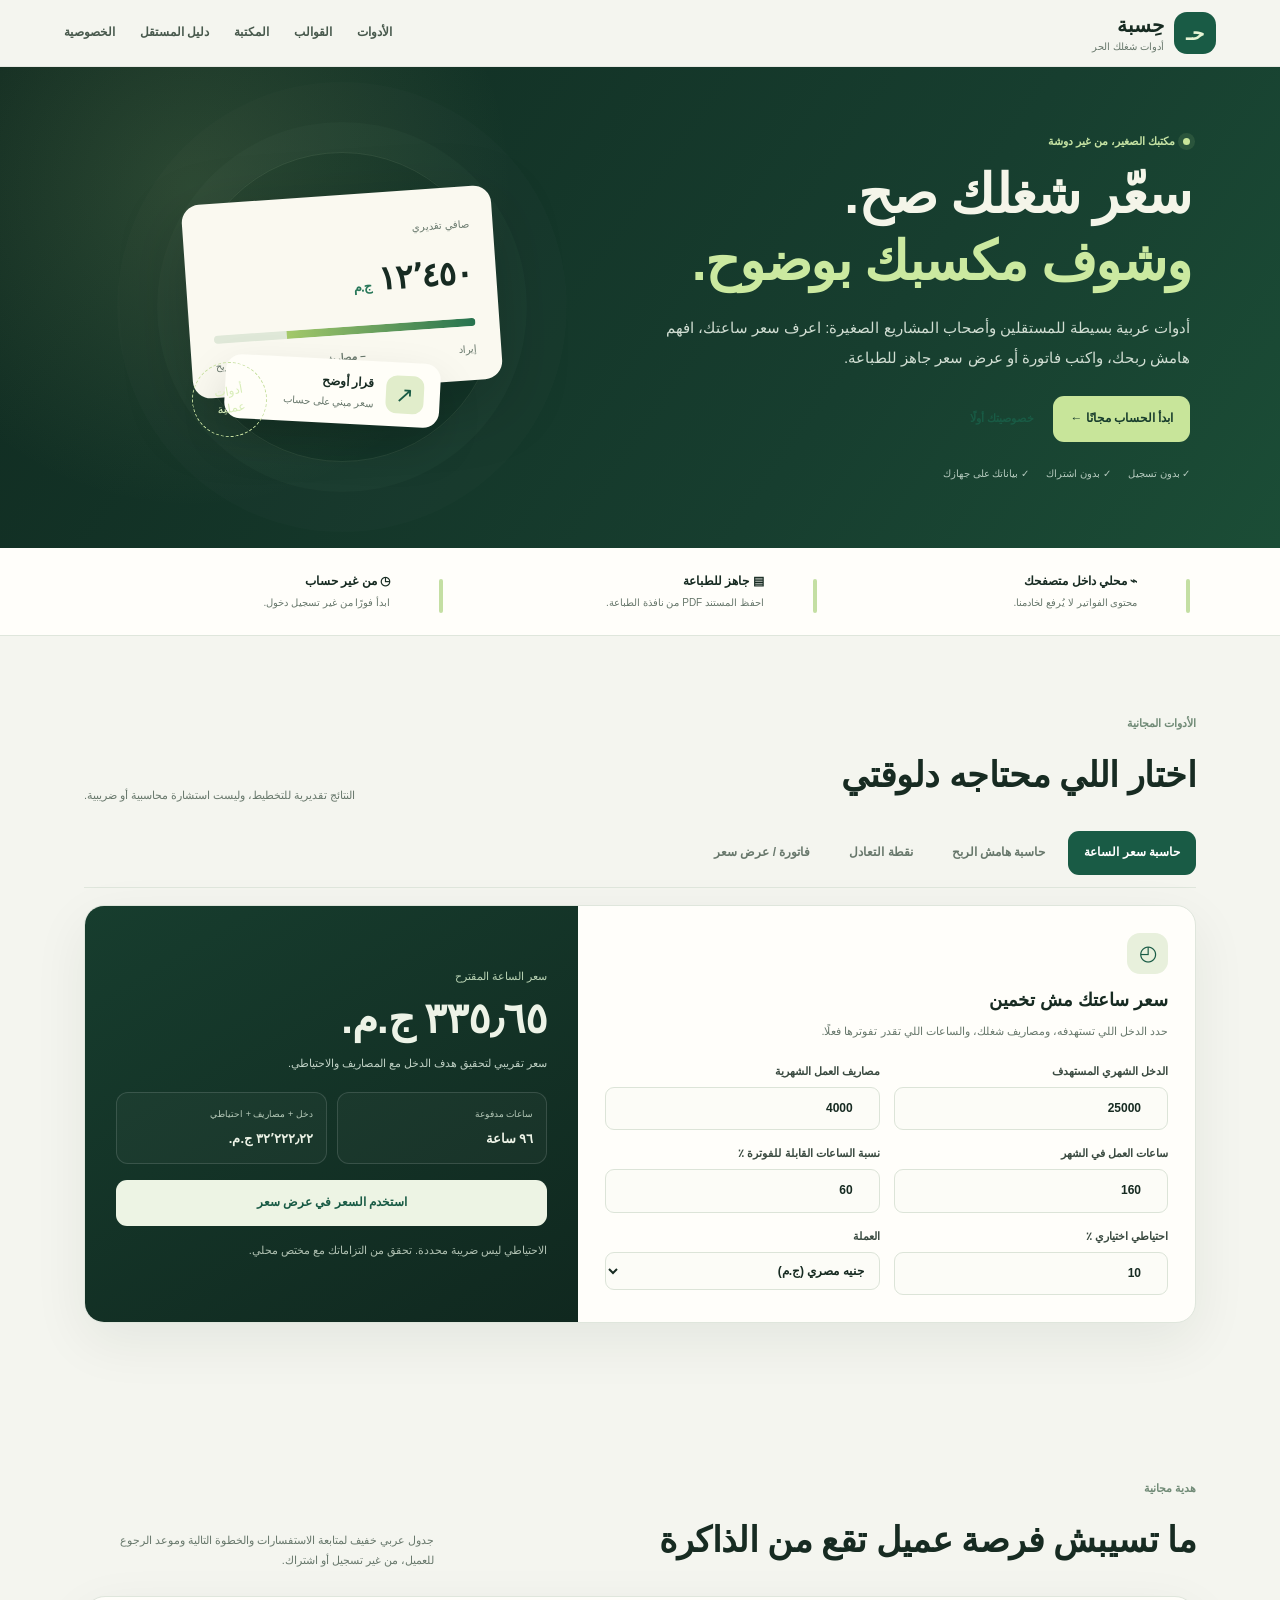
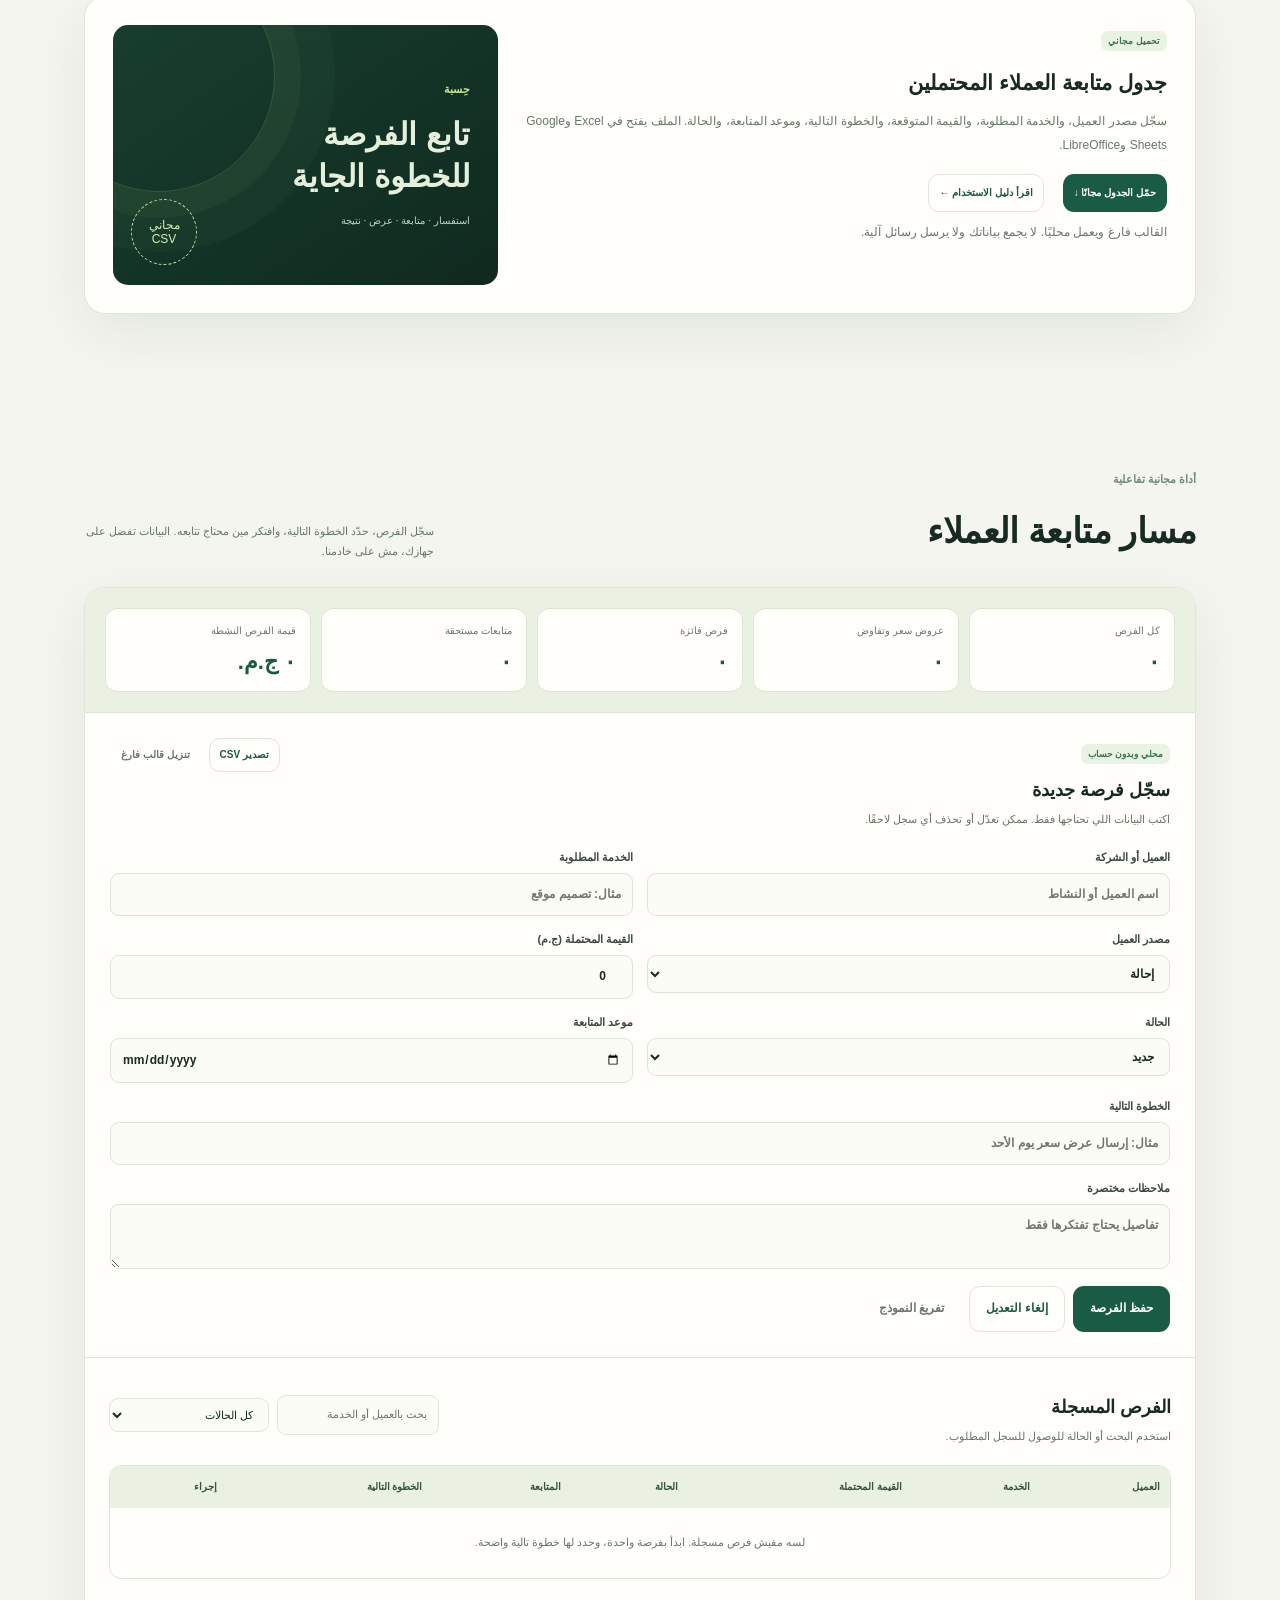
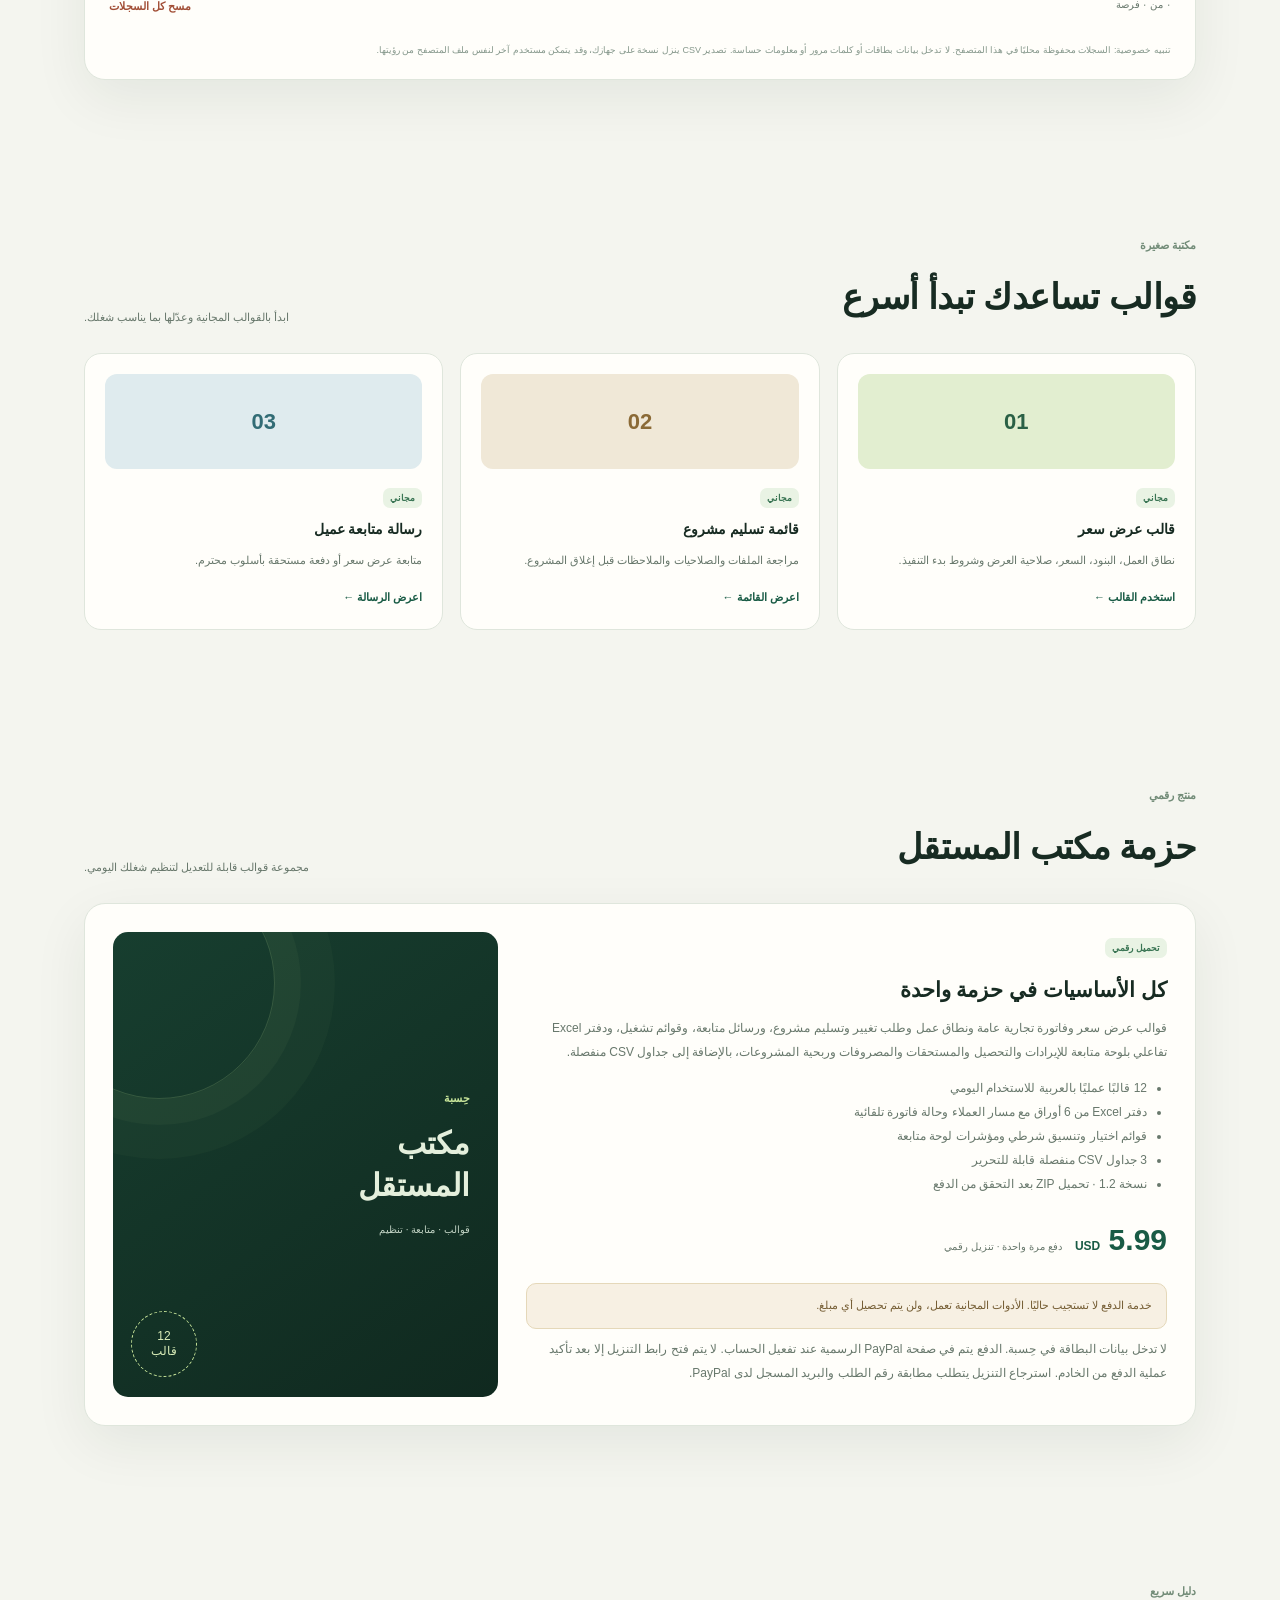
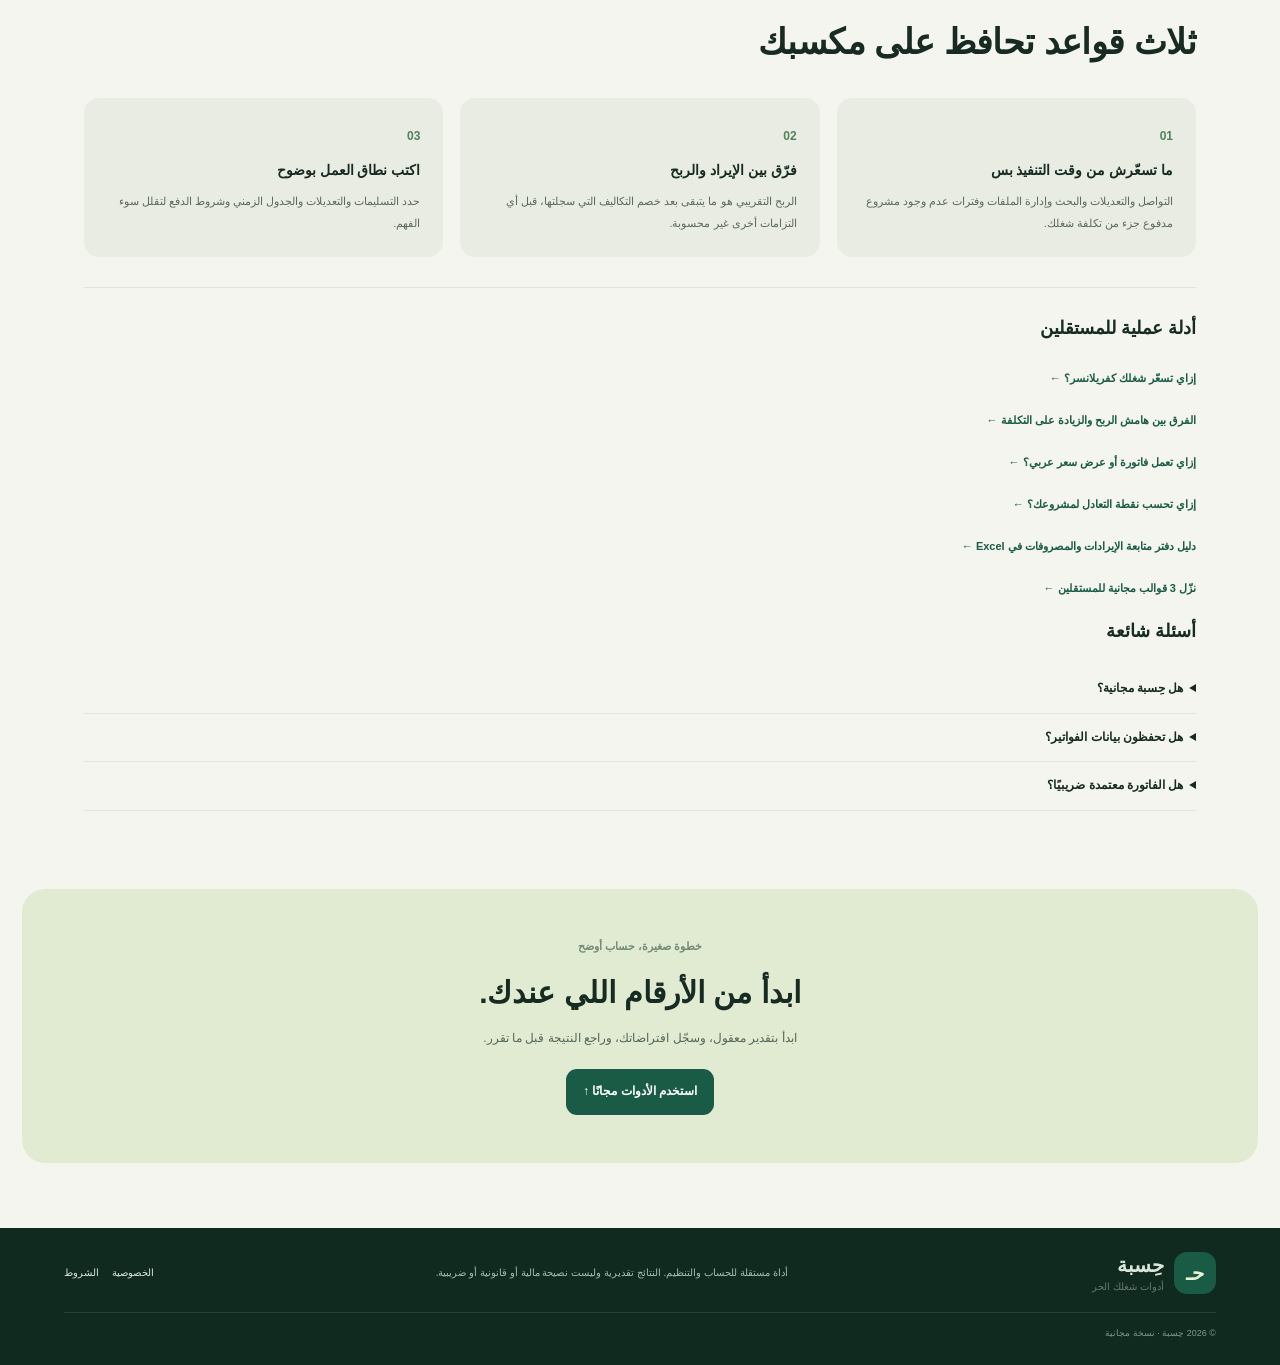
<file: hesba/index.html>
<!doctype html>
<html lang="ar" dir="rtl">
<head>
<meta charset="utf-8"><meta name="viewport" content="width=device-width,initial-scale=1">
<meta name="theme-color" content="#123b2c">
<title>حِسبة | أدوات مجانية للمستقلين وأصحاب المشاريع</title>
<meta name="description" content="احسب سعر ساعتك وهامش ربحك، وأنشئ فاتورة أو عرض سعر عربيًا قابلًا للطباعة PDF. أدوات مجانية تعمل داخل متصفحك.">
<meta name="keywords" content="حاسبة سعر المستقل, حساب سعر الساعة, إنشاء فاتورة عربية, نموذج عرض سعر, حساب هامش الربح, أدوات فريلانسر">
<link rel="canonical" href="https://hesba-income-tools.onrender.com/">
<link rel="stylesheet" href="style.css"><link rel="manifest" href="manifest.webmanifest"><link rel="alternate" type="application/rss+xml" title="دليل حِسبة" href="feed.xml">
<meta property="og:type" content="website"><meta property="og:title" content="حِسبة | أدوات المستقل الذكي">
<meta property="og:description" content="سعّر شغلك بوعي، احسب مكسبك، واطبع فاتورة عربية. مجانًا.">
<script type="application/ld+json">{"@context":"https://schema.org","@type":"WebApplication","name":"حِسبة","applicationCategory":"BusinessApplication","operatingSystem":"Any","inLanguage":"ar","offers":{"@type":"Offer","price":"0","priceCurrency":"EGP"}}</script>
</head>
<body>
<header class="bar"><a class="brand" href="#home"><span class="logo">حـ</span><span>حِسبة<small>أدوات شغلك الحر</small></span></a><nav><a href="#tools">الأدوات</a><a href="#templates">القوالب</a><a href="resources.html">المكتبة</a><a href="#guide">دليل المستقل</a><a href="privacy.html">الخصوصية</a></nav></header>
<main id="home">
<section class="hero"><div><p class="kicker light"><i></i> مكتبك الصغير، من غير دوشة</p><h1>سعّر شغلك صح.<br><span>وشوف مكسبك بوضوح.</span></h1><p class="lead">أدوات عربية بسيطة للمستقلين وأصحاب المشاريع الصغيرة: اعرف سعر ساعتك، افهم هامش ربحك، واكتب فاتورة أو عرض سعر جاهز للطباعة.</p><div class="actions"><a class="btn primary lime" href="#tools">ابدأ الحساب مجانًا ←</a><a class="under light-link" href="#privacy">خصوصيتك أولًا</a></div><div class="proof"><span>✓ بدون تسجيل</span><span>✓ بدون اشتراك</span><span>✓ بياناتك على جهازك</span></div></div><div class="visual" aria-hidden="true"><div class="orb"></div><div class="mock"><small>صافي تقديري</small><b>١٢٬٤٥٠ <em>ج.م</em></b><div class="progress"><i></i></div><div class="mock-foot"><span>إيراد</span><b>− مصاريف</b><span>ربح</span></div></div><div class="float"><span>↗</span><b>قرار أوضح<small>سعر مبني على حساب</small></b></div><div class="seal">أدوات<br>عملية</div></div></section>
<section class="strip" id="privacy"><div><b>⌁ محلي داخل متصفحك</b><small>محتوى الفواتير لا يُرفع لخادمنا.</small></div><div><b>▤ جاهز للطباعة</b><small>احفظ المستند PDF من نافذة الطباعة.</small></div><div><b>◷ من غير حساب</b><small>ابدأ فورًا من غير تسجيل دخول.</small></div></section>
<section class="section" id="tools"><div class="head"><div><p class="kicker">الأدوات المجانية</p><h2>اختار اللي محتاجه دلوقتي</h2></div><p class="muted">النتائج تقديرية للتخطيط، وليست استشارة محاسبية أو ضريبية.</p></div>
<div class="tabs" role="tablist"><button class="tab active" data-tab="pricing" aria-selected="true">حاسبة سعر الساعة</button><button class="tab" data-tab="profit" aria-selected="false">حاسبة هامش الربح</button><button class="tab" data-tab="breakEven" aria-selected="false">نقطة التعادل</button><button class="tab" data-tab="invoice" aria-selected="false">فاتورة / عرض سعر</button></div>
<div class="panel active" id="pricing"><div class="form"><div class="intro"><span class="icon">◴</span><h3>سعر ساعتك مش تخمين</h3><p>حدد الدخل اللي تستهدفه، ومصاريف شغلك، والساعات اللي تقدر تفوترها فعلًا.</p></div><div class="grid"><label>الدخل الشهري المستهدف<input id="target" type="number" min="0" step="100" value="25000"></label><label>مصاريف العمل الشهرية<input id="costs" type="number" min="0" step="100" value="4000"></label><label>ساعات العمل في الشهر<input id="hours" type="number" min="1" max="400" value="160"></label><label>نسبة الساعات القابلة للفوترة ٪<input id="billable" type="number" min="1" max="100" value="60"></label><label>احتياطي اختياري ٪<input id="reserve" type="number" min="0" max="90" value="10"></label><label>العملة<select id="currency"><option value="EGP">جنيه مصري (ج.م)</option><option value="USD">دولار ($)</option><option value="SAR">ريال سعودي (ر.س)</option><option value="AED">درهم إماراتي (د.إ)</option></select></label></div></div><aside class="result"><small>سعر الساعة المقترح</small><strong id="hourly">—</strong><p id="hourlyText">عدّل الأرقام للوصول لتقدير مناسب.</p><div class="metrics"><div><small>ساعات مدفوعة</small><b id="paidHours">—</b></div><div><small>دخل + مصاريف + احتياطي</small><b id="required">—</b></div></div><button class="btn lightbtn" id="usePrice">استخدم السعر في عرض سعر</button><small class="fine">الاحتياطي ليس ضريبة محددة. تحقق من التزاماتك مع مختص محلي.</small></aside></div>
<div class="panel" id="profit" hidden><div class="form"><div class="intro"><span class="icon">٪</span><h3>افهم هامش ربحك</h3><p>الحاسبة تفرّق بين هامش الربح من سعر البيع ونسبة الزيادة على التكلفة.</p></div><div class="grid"><label>تكلفة المنتج / الخدمة<input id="unitCost" type="number" min="0" value="500"></label><label>هامش الربح المستهدف ٪<input id="margin" type="number" min="0" max="95" value="30"></label><label>عدد الوحدات<input id="units" type="number" min="1" value="10"></label><label>مصاريف ثابتة للمشروع<input id="fixed" type="number" min="0" value="0"></label></div></div><aside class="result"><small>سعر البيع لكل وحدة</small><strong id="sellPrice">—</strong><p id="profitText">عدّل التكلفة والهامش.</p><div class="metrics"><div><small>إجمالي المبيعات</small><b id="sales">—</b></div><div><small>الربح التقديري</small><b id="profitTotal">—</b></div></div><small class="fine">لا تشمل النتيجة الرسوم أو الالتزامات التي لم تدخلها.</small></aside></div>
<div class="panel" id="breakEven" hidden><div class="form"><div class="intro"><span class="icon">⌁</span><h3>محتاج تبيع كام عشان تغطي مصاريفك؟</h3><p>احسب عدد الوحدات اللازمة لتغطية المصاريف الثابتة، وبعدها شوف عدد الوحدات المطلوب لهدف ربح تختاره.</p></div><div class="grid"><label>المصاريف الثابتة للفترة<input id="beFixed" type="number" min="0" step="10" value="12000"></label><label>سعر بيع الوحدة<input id="bePrice" type="number" min="0" step="1" value="500"></label><label>التكلفة المتغيرة للوحدة<input id="beVariable" type="number" min="0" step="1" value="220"></label><label>الربح المستهدف<input id="beTarget" type="number" min="0" step="100" value="5000"></label><label>العملة<select id="beCurrency"><option value="EGP">جنيه مصري</option><option value="USD">دولار</option><option value="SAR">ريال سعودي</option><option value="AED">درهم إماراتي</option></select></label></div></div><aside class="result"><small>وحدات نقطة التعادل</small><strong id="beUnits">—</strong><p id="beText">أدخل سعر بيع أكبر من التكلفة المتغيرة.</p><div class="metrics"><div><small>مبيعات عند التعادل</small><b id="beRevenue">—</b></div><div><small>وحدات لهدف الربح</small><b id="beTargetUnits">—</b></div></div><small class="fine">يفترض الحساب ثبات سعر البيع والتكلفة المتغيرة طوال الفترة. لا يشمل تغيّر الطلب أو رسومًا غير مدخلة.</small></aside></div>
<div class="panel invoice-panel" id="invoice" hidden><div class="invoice-layout"><div class="form"><div class="intro"><span class="icon">▤</span><h3>أنشئ مستندك في دقائق</h3><p>اكتب بياناتك وبنود الخدمة، ثم اطبع المستند أو احفظه PDF. البيانات تفضل في متصفحك.</p></div><div class="radio-row"><label><input type="radio" name="doctype" value="invoice" checked> فاتورة</label><label><input type="radio" name="doctype" value="quote"> عرض سعر</label></div><div class="grid"><label>اسم النشاط<input id="seller" maxlength="100" placeholder="مثال: أحمد للتصميم"></label><label>اسم العميل<input id="client" maxlength="100" placeholder="اسم العميل أو الشركة"></label><label>رقم المستند<input id="docNumber" maxlength="40"></label><label>العملة<select id="docCurrency"><option value="EGP">جنيه مصري</option><option value="USD">دولار</option><option value="SAR">ريال سعودي</option><option value="AED">درهم إماراتي</option></select></label><label>تاريخ الإصدار<input id="issueDate" type="date"></label><label>الاستحقاق / صلاحية العرض<input id="dueDate" type="date"></label><label class="span">ملاحظات وشروط الدفع<textarea id="note" maxlength="500" rows="2" placeholder="مثال: يبدأ التنفيذ بعد اعتماد العرض."></textarea></label></div><div class="linehead"><b>بنود المستند</b><button class="btn small outline" id="addLine">+ إضافة بند</button></div><div id="lines"></div><div class="grid two"><label>خصم ٪<input id="discount" type="number" min="0" max="100" value="0"></label><label>رسوم / ضريبة ٪<input id="fee" type="number" min="0" max="100" value="0"></label></div><div class="actions wrap"><button class="btn primary" id="print">طباعة / حفظ PDF</button><button class="btn outline" id="save">حفظ المسودة محليًا</button><button class="btn quiet" id="backup">تنزيل نسخة JSON</button></div><p class="fine">المسودات تحفظ على هذا الجهاز فقط. لا تستخدم جهازًا مشتركًا لبيانات حساسة.</p></div><div class="preview"><small class="preview-label">معاينة مباشرة</small><article id="paper" class="paper"></article><div class="linehead"><b>المسودات المحفوظة</b><button class="under danger" id="clearDrafts">مسح الكل</button></div><div id="drafts"></div></div></div></div>
</section>
<section class="section" id="free-tools"><div class="head"><div><p class="kicker">هدية مجانية</p><h2>ما تسيبش فرصة عميل تقع من الذاكرة</h2></div><p class="muted">جدول عربي خفيف لمتابعة الاستفسارات والخطوة التالية وموعد الرجوع للعميل، من غير تسجيل أو اشتراك.</p></div><div class="kit-card"><div class="kit-copy"><span class="tag">تحميل مجاني</span><h3>جدول متابعة العملاء المحتملين</h3><p>سجّل مصدر العميل، والخدمة المطلوبة، والقيمة المتوقعة، والخطوة التالية، وموعد المتابعة، والحالة. الملف يفتح في Excel وGoogle Sheets وLibreOffice.</p><div class="actions wrap"><a class="btn primary" href="free-client-pipeline.csv" download>حمّل الجدول مجانًا ↓</a><a class="btn outline" href="client-pipeline-guide.html">اقرأ دليل الاستخدام ←</a></div><p class="fine">القالب فارغ ويعمل محليًا. لا يجمع بياناتك ولا يرسل رسائل آلية.</p></div><div class="kit-art" aria-hidden="true"><span>حِسبة</span><b>تابع الفرصة<br>للخطوة الجاية</b><small>استفسار · متابعة · عرض · نتيجة</small><div class="kit-stamp">مجاني<br>CSV</div></div></div></section>
<section class="section" id="lead-manager"><div class="head"><div><p class="kicker">أداة مجانية تفاعلية</p><h2>مسار متابعة العملاء</h2></div><p class="muted">سجّل الفرص، حدّد الخطوة التالية، وافتكر مين محتاج تتابعه. البيانات تفضل على جهازك، مش على خادمنا.</p></div>
<div class="tracker-shell">
<div class="tracker-stats" aria-label="ملخص العملاء"><div><small>كل الفرص</small><b id="leadCount">0</b></div><div><small>عروض سعر وتفاوض</small><b id="quoteCount">0</b></div><div><small>فرص فائزة</small><b id="wonCount">0</b></div><div><small>متابعات مستحقة</small><b id="dueCount">0</b></div><div><small>قيمة الفرص النشطة</small><b id="pipelineValue">0 ج.م</b></div></div>
<div class="tracker-editor"><div class="tracker-editor-head"><div><span class="tag">محلي وبدون حساب</span><h3 id="leadFormTitle">سجّل فرصة جديدة</h3><p>اكتب البيانات اللي تحتاجها فقط. ممكن تعدّل أو تحذف أي سجل لاحقًا.</p></div><div class="tracker-actions"><button class="btn small outline" id="exportLeads" type="button">تصدير CSV</button><a class="btn small quiet" href="free-client-pipeline.csv" download>تنزيل قالب فارغ</a></div></div>
<form id="leadForm"><div class="grid"><label>العميل أو الشركة <input id="leadCompany" maxlength="100" required placeholder="اسم العميل أو النشاط"></label><label>الخدمة المطلوبة <input id="leadService" maxlength="140" placeholder="مثال: تصميم موقع"></label><label>مصدر العميل <select id="leadSource"><option value="referral">إحالة</option><option value="search">بحث على الإنترنت</option><option value="website">موقع حِسبة أو موقعك</option><option value="platform">منصة عمل حر</option><option value="social">وسائل اجتماعية</option><option value="past">عميل سابق</option><option value="other">أخرى</option></select></label><label>القيمة المحتملة (ج.م) <input id="leadValue" type="number" min="0" step="0.01" value="0"></label><label>الحالة <select id="leadStatus"><option value="new">جديد</option><option value="contacted">تم التواصل</option><option value="quote">عرض سعر</option><option value="negotiation">تفاوض</option><option value="won">فاز</option><option value="lost">خسر</option><option value="paused">مؤجل</option></select></label><label>موعد المتابعة <input id="leadFollowUp" type="date"></label><label class="span">الخطوة التالية <input id="leadNextStep" maxlength="180" placeholder="مثال: إرسال عرض سعر يوم الأحد"></label><label class="span">ملاحظات مختصرة <textarea id="leadNotes" maxlength="800" rows="2" placeholder="تفاصيل يحتاج تفتكرها فقط"></textarea></label></div><div class="tracker-form-actions"><button class="btn primary" id="saveLead" type="submit">حفظ الفرصة</button><button class="btn outline" id="cancelLeadEdit" type="button" hidden>إلغاء التعديل</button><button class="btn quiet" id="resetLeadForm" type="button">تفريغ النموذج</button><span id="leadSaveStatus" role="status" aria-live="polite"></span></div></form></div>
<div class="tracker-list"><div class="tracker-list-head"><div><h3>الفرص المسجلة</h3><p>استخدم البحث أو الحالة للوصول للسجل المطلوب.</p></div><div class="tracker-filters"><input id="leadSearch" type="search" placeholder="بحث بالعميل أو الخدمة" aria-label="بحث بالعميل أو الخدمة"><select id="leadStatusFilter" aria-label="تصفية حسب الحالة"><option value="all">كل الحالات</option><option value="new">جديد</option><option value="contacted">تم التواصل</option><option value="quote">عرض سعر</option><option value="negotiation">تفاوض</option><option value="won">فاز</option><option value="lost">خسر</option><option value="paused">مؤجل</option></select></div></div><div class="tracker-table-wrap"><table class="tracker-table"><thead><tr><th>العميل</th><th>الخدمة</th><th>القيمة المحتملة</th><th>الحالة</th><th>المتابعة</th><th>الخطوة التالية</th><th>إجراء</th></tr></thead><tbody id="leadsTableBody"></tbody></table><div id="leadsEmpty" class="tracker-empty">لسه مفيش فرص مسجلة. ابدأ بفرصة واحدة، وحدد لها خطوة تالية واضحة.</div></div><div class="tracker-list-foot"><small id="leadRowsCount">0 فرص</small><span class="tracker-clear-actions"><button class="under danger" id="clearLeads" type="button">مسح كل السجلات</button><button class="under" id="cancelClearLeads" type="button" hidden>إلغاء</button></span></div></div>
<p class="fine tracker-privacy-note">تنبيه خصوصية: السجلات محفوظة محليًا في هذا المتصفح. لا تدخل بيانات بطاقات أو كلمات مرور أو معلومات حساسة. تصدير CSV ينزل نسخة على جهازك، وقد يتمكن مستخدم آخر لنفس ملف المتصفح من رؤيتها.</p>
</div></section>
<section class="section" id="templates"><div class="head"><div><p class="kicker">مكتبة صغيرة</p><h2>قوالب تساعدك تبدأ أسرع</h2></div><p class="muted">ابدأ بالقوالب المجانية وعدّلها بما يناسب شغلك.</p></div><div class="cards"><article><span class="art green">01</span><span class="tag">مجاني</span><h3>قالب عرض سعر</h3><p>نطاق العمل، البنود، السعر، صلاحية العرض وشروط بدء التنفيذ.</p><button class="under template" data-template="quote">استخدم القالب ←</button></article><article><span class="art sand">02</span><span class="tag">مجاني</span><h3>قائمة تسليم مشروع</h3><p>مراجعة الملفات والصلاحيات والملاحظات قبل إغلاق المشروع.</p><button class="under template" data-template="handover">اعرض القائمة ←</button></article><article><span class="art blue">03</span><span class="tag">مجاني</span><h3>رسالة متابعة عميل</h3><p>متابعة عرض سعر أو دفعة مستحقة بأسلوب محترم.</p><button class="under template" data-template="followup">اعرض الرسالة ←</button></article></div><div id="templateBox" class="templatebox" hidden><div class="linehead"><h3 id="templateTitle"></h3><button class="btn small outline" id="copyTemplate">نسخ النص</button></div><pre id="templateText"></pre><small id="copyStatus" aria-live="polite"></small></div></section>
<section class="section" id="pro-kit"><div class="head"><div><p class="kicker">منتج رقمي</p><h2>حزمة مكتب المستقل</h2></div><p class="muted">مجموعة قوالب قابلة للتعديل لتنظيم شغلك اليومي.</p></div><div class="kit-card"><div class="kit-copy"><span class="tag">تحميل رقمي</span><h3>كل الأساسيات في حزمة واحدة</h3><p>قوالب عرض سعر وفاتورة تجارية عامة ونطاق عمل وطلب تغيير وتسليم مشروع، ورسائل متابعة، وقوائم تشغيل، ودفتر Excel تفاعلي بلوحة متابعة للإيرادات والتحصيل والمستحقات والمصروفات وربحية المشروعات، بالإضافة إلى جداول CSV منفصلة.</p><ul><li>12 قالبًا عمليًا بالعربية للاستخدام اليومي</li><li>دفتر Excel من 6 أوراق مع مسار العملاء وحالة فاتورة تلقائية</li><li>قوائم اختيار وتنسيق شرطي ومؤشرات لوحة متابعة</li><li>3 جداول CSV منفصلة قابلة للتحرير</li><li>نسخة 1.2 · تحميل ZIP بعد التحقق من الدفع</li></ul><div class="price-row"><strong>5.99 <small>USD</small></strong><span>دفع مرة واحدة · تنزيل رقمي</span></div><div id="checkoutStatus" class="notice-box" role="status" data-state="disabled">الشراء الإلكتروني غير متاح حاليًا. لن يُحصّل أي مبلغ ولن يُفتح التنزيل حتى يكتمل ربط حساب التاجر واختبار الدفع.</div><div id="paypalButtons" hidden></div><div id="downloadArea" hidden><a id="downloadLink" class="btn primary" hidden>تنزيل الحزمة</a></div><div id="recoverySection" class="recovery-box" hidden><h3>اشتريت الحزمة قبل كده؟</h3><p>لو فقدت رابط التنزيل، أدخل رقم طلب PayPal والبريد المرتبط بالدفع. هنراجع حالة الطلب مع PayPal قبل إصدار رمز تنزيل جديد.</p><div class="grid"><label>رقم طلب PayPal<input id="recoveryOrderId" maxlength="40" pattern="[A-Z0-9]+" autocomplete="off" placeholder="رقم الطلب كما يظهر في PayPal"></label><label>البريد الإلكتروني للمشتري<input id="recoveryEmail" type="email" maxlength="254" autocomplete="email" placeholder="البريد المستخدم في الدفع"></label></div><button id="recoveryBtn" type="button" class="btn outline">استعادة التنزيل</button><p id="recoveryStatus" class="fine" role="status" aria-live="polite"></p></div><p class="fine">لا تدخل بيانات البطاقة في حِسبة. الدفع يتم في صفحة PayPal الرسمية عند تفعيل الحساب. لا يتم فتح رابط التنزيل إلا بعد تأكيد عملية الدفع من الخادم. استرجاع التنزيل يتطلب مطابقة رقم الطلب والبريد المسجل لدى PayPal.</p></div><div class="kit-art" aria-hidden="true"><span>حِسبة</span><b>مكتب<br>المستقل</b><small>قوالب · متابعة · تنظيم</small><div class="kit-stamp">12<br>قالب</div></div></div></section>
<section class="section guide" id="guide"><div class="head"><div><p class="kicker">دليل سريع</p><h2>ثلاث قواعد تحافظ على مكسبك</h2></div></div><div class="guides"><article><b>01</b><h3>ما تسعّرش من وقت التنفيذ بس</h3><p>التواصل والتعديلات والبحث وإدارة الملفات وفترات عدم وجود مشروع مدفوع جزء من تكلفة شغلك.</p></article><article><b>02</b><h3>فرّق بين الإيراد والربح</h3><p>الربح التقريبي هو ما يتبقى بعد خصم التكاليف التي سجلتها، قبل أي التزامات أخرى غير محسوبة.</p></article><article><b>03</b><h3>اكتب نطاق العمل بوضوح</h3><p>حدد التسليمات والتعديلات والجدول الزمني وشروط الدفع لتقلل سوء الفهم.</p></article></div><div class="faq"><h3>أدلة عملية للمستقلين</h3><p><a class="under" href="pricing-guide.html">إزاي تسعّر شغلك كفريلانسر؟ ←</a></p><p><a class="under" href="profit-guide.html">الفرق بين هامش الربح والزيادة على التكلفة ←</a></p><p><a class="under" href="invoice-guide.html">إزاي تعمل فاتورة أو عرض سعر عربي؟ ←</a></p><p><a class="under" href="break-even-guide.html">إزاي تحسب نقطة التعادل لمشروعك؟ ←</a></p><p><a class="under" href="business-tracker-guide.html">دليل دفتر متابعة الإيرادات والمصروفات في Excel ←</a></p><p><a class="under" href="free-samples.html">نزّل 3 قوالب مجانية للمستقلين ←</a></p><h3>أسئلة شائعة</h3><details><summary>هل حِسبة مجانية؟</summary><p>الأدوات الأساسية مجانية ولا تحتاج حسابًا.</p></details><details><summary>هل تحفظون بيانات الفواتير؟</summary><p>لا يرسل التطبيق محتوى الفواتير إلى خادم حِسبة. المسودات الاختيارية تُحفظ محليًا بمتصفحك.</p></details><details><summary>هل الفاتورة معتمدة ضريبيًا؟</summary><p>لا. هذا مستند تجاري عام للطباعة، وليس برنامج فوترة ضريبية معتمدًا. راجع المتطلبات الرسمية في بلدك.</p></details></div></section>
<section class="end"><p class="kicker">خطوة صغيرة، حساب أوضح</p><h2>ابدأ من الأرقام اللي عندك.</h2><p>ابدأ بتقدير معقول، وسجّل افتراضاتك، وراجع النتيجة قبل ما تقرر.</p><a class="btn primary" href="#tools">استخدم الأدوات مجانًا ↑</a></section>
</main>
<footer><div class="brand"><span class="logo">حـ</span><span>حِسبة<small>أدوات شغلك الحر</small></span></div><p>أداة مستقلة للحساب والتنظيم. النتائج تقديرية وليست نصيحة مالية أو قانونية أو ضريبية.</p><div><a href="privacy.html">الخصوصية</a><a href="terms.html">الشروط</a></div><small>© <span id="year"></span> حِسبة · نسخة مجانية</small></footer><div class="toast" id="toast" role="status" aria-live="polite"></div><script src="app.js" defer></script><script src="leads.js" defer></script><script src="checkout.js" defer></script>
</body></html>
</file>
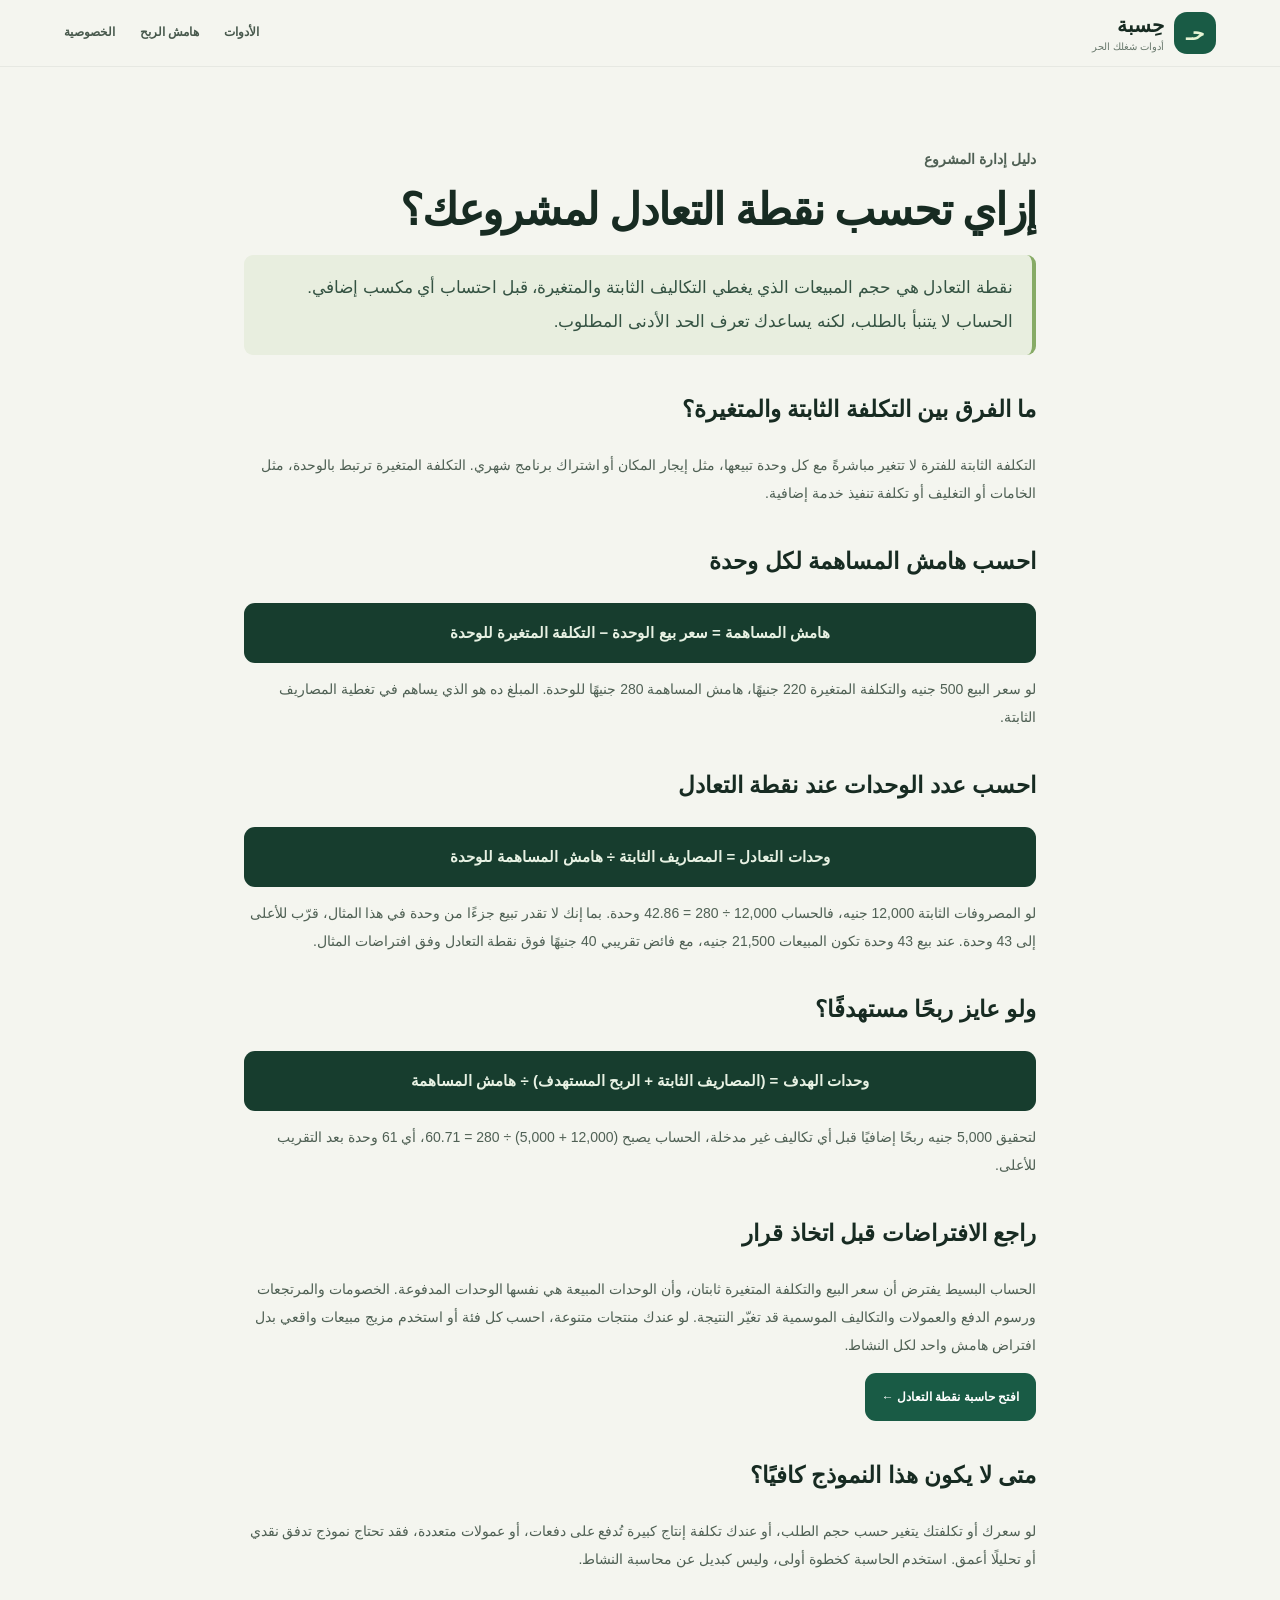
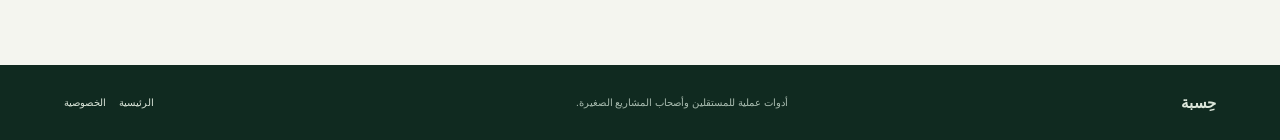
<file: hesba/break-even-guide.html>
<!doctype html><html lang="ar" dir="rtl"><head><meta charset="utf-8"><meta name="viewport" content="width=device-width,initial-scale=1"><title>إزاي تحسب نقطة التعادل لمشروعك؟ | حِسبة</title><meta name="description" content="احسب نقطة التعادل وعدد الوحدات المطلوب لتغطية المصاريف الثابتة وتحقيق ربح مستهدف، مع مثال وحاسبة مجانية."><link rel="canonical" href="https://hesba-income-tools.onrender.com/break-even-guide.html"><link rel="stylesheet" href="style.css"></head><body><header class="bar"><a class="brand" href="index.html"><span class="logo">حـ</span><span>حِسبة<small>أدوات شغلك الحر</small></span></a><nav><a href="index.html#tools">الأدوات</a><a href="profit-guide.html">هامش الربح</a><a href="privacy.html">الخصوصية</a></nav></header><main class="section guide-article"><p class="kicker">دليل إدارة المشروع</p><h1 style="font-size:clamp(30px,4vw,44px);color:var(--ink)">إزاي تحسب نقطة التعادل لمشروعك؟</h1><p class="article-lead">نقطة التعادل هي حجم المبيعات الذي يغطي التكاليف الثابتة والمتغيرة، قبل احتساب أي مكسب إضافي. الحساب لا يتنبأ بالطلب، لكنه يساعدك تعرف الحد الأدنى المطلوب.</p><h2>ما الفرق بين التكلفة الثابتة والمتغيرة؟</h2><p>التكلفة الثابتة للفترة لا تتغير مباشرةً مع كل وحدة تبيعها، مثل إيجار المكان أو اشتراك برنامج شهري. التكلفة المتغيرة ترتبط بالوحدة، مثل الخامات أو التغليف أو تكلفة تنفيذ خدمة إضافية.</p><h2>احسب هامش المساهمة لكل وحدة</h2><div class="formula">هامش المساهمة = سعر بيع الوحدة − التكلفة المتغيرة للوحدة</div><p>لو سعر البيع 500 جنيه والتكلفة المتغيرة 220 جنيهًا، هامش المساهمة 280 جنيهًا للوحدة. المبلغ ده هو الذي يساهم في تغطية المصاريف الثابتة.</p><h2>احسب عدد الوحدات عند نقطة التعادل</h2><div class="formula">وحدات التعادل = المصاريف الثابتة ÷ هامش المساهمة للوحدة</div><p>لو المصروفات الثابتة 12,000 جنيه، فالحساب 12,000 ÷ 280 = 42.86 وحدة. بما إنك لا تقدر تبيع جزءًا من وحدة في هذا المثال، قرّب للأعلى إلى 43 وحدة. عند بيع 43 وحدة تكون المبيعات 21,500 جنيه، مع فائض تقريبي 40 جنيهًا فوق نقطة التعادل وفق افتراضات المثال.</p><h2>ولو عايز ربحًا مستهدفًا؟</h2><div class="formula">وحدات الهدف = (المصاريف الثابتة + الربح المستهدف) ÷ هامش المساهمة</div><p>لتحقيق 5,000 جنيه ربحًا إضافيًا قبل أي تكاليف غير مدخلة، الحساب يصبح (12,000 + 5,000) ÷ 280 = 60.71، أي 61 وحدة بعد التقريب للأعلى.</p><h2>راجع الافتراضات قبل اتخاذ قرار</h2><p>الحساب البسيط يفترض أن سعر البيع والتكلفة المتغيرة ثابتان، وأن الوحدات المبيعة هي نفسها الوحدات المدفوعة. الخصومات والمرتجعات ورسوم الدفع والعمولات والتكاليف الموسمية قد تغيّر النتيجة. لو عندك منتجات متنوعة، احسب كل فئة أو استخدم مزيج مبيعات واقعي بدل افتراض هامش واحد لكل النشاط.</p><p><a class="btn primary" href="index.html#tools">افتح حاسبة نقطة التعادل ←</a></p><h2>متى لا يكون هذا النموذج كافيًا؟</h2><p>لو سعرك أو تكلفتك يتغير حسب حجم الطلب، أو عندك تكلفة إنتاج كبيرة تُدفع على دفعات، أو عمولات متعددة، فقد تحتاج نموذج تدفق نقدي أو تحليلًا أعمق. استخدم الحاسبة كخطوة أولى، وليس كبديل عن محاسبة النشاط.</p></main><footer><b>حِسبة</b><p>أدوات عملية للمستقلين وأصحاب المشاريع الصغيرة.</p><div><a href="index.html">الرئيسية</a><a href="privacy.html">الخصوصية</a></div></footer></body></html>
</file>
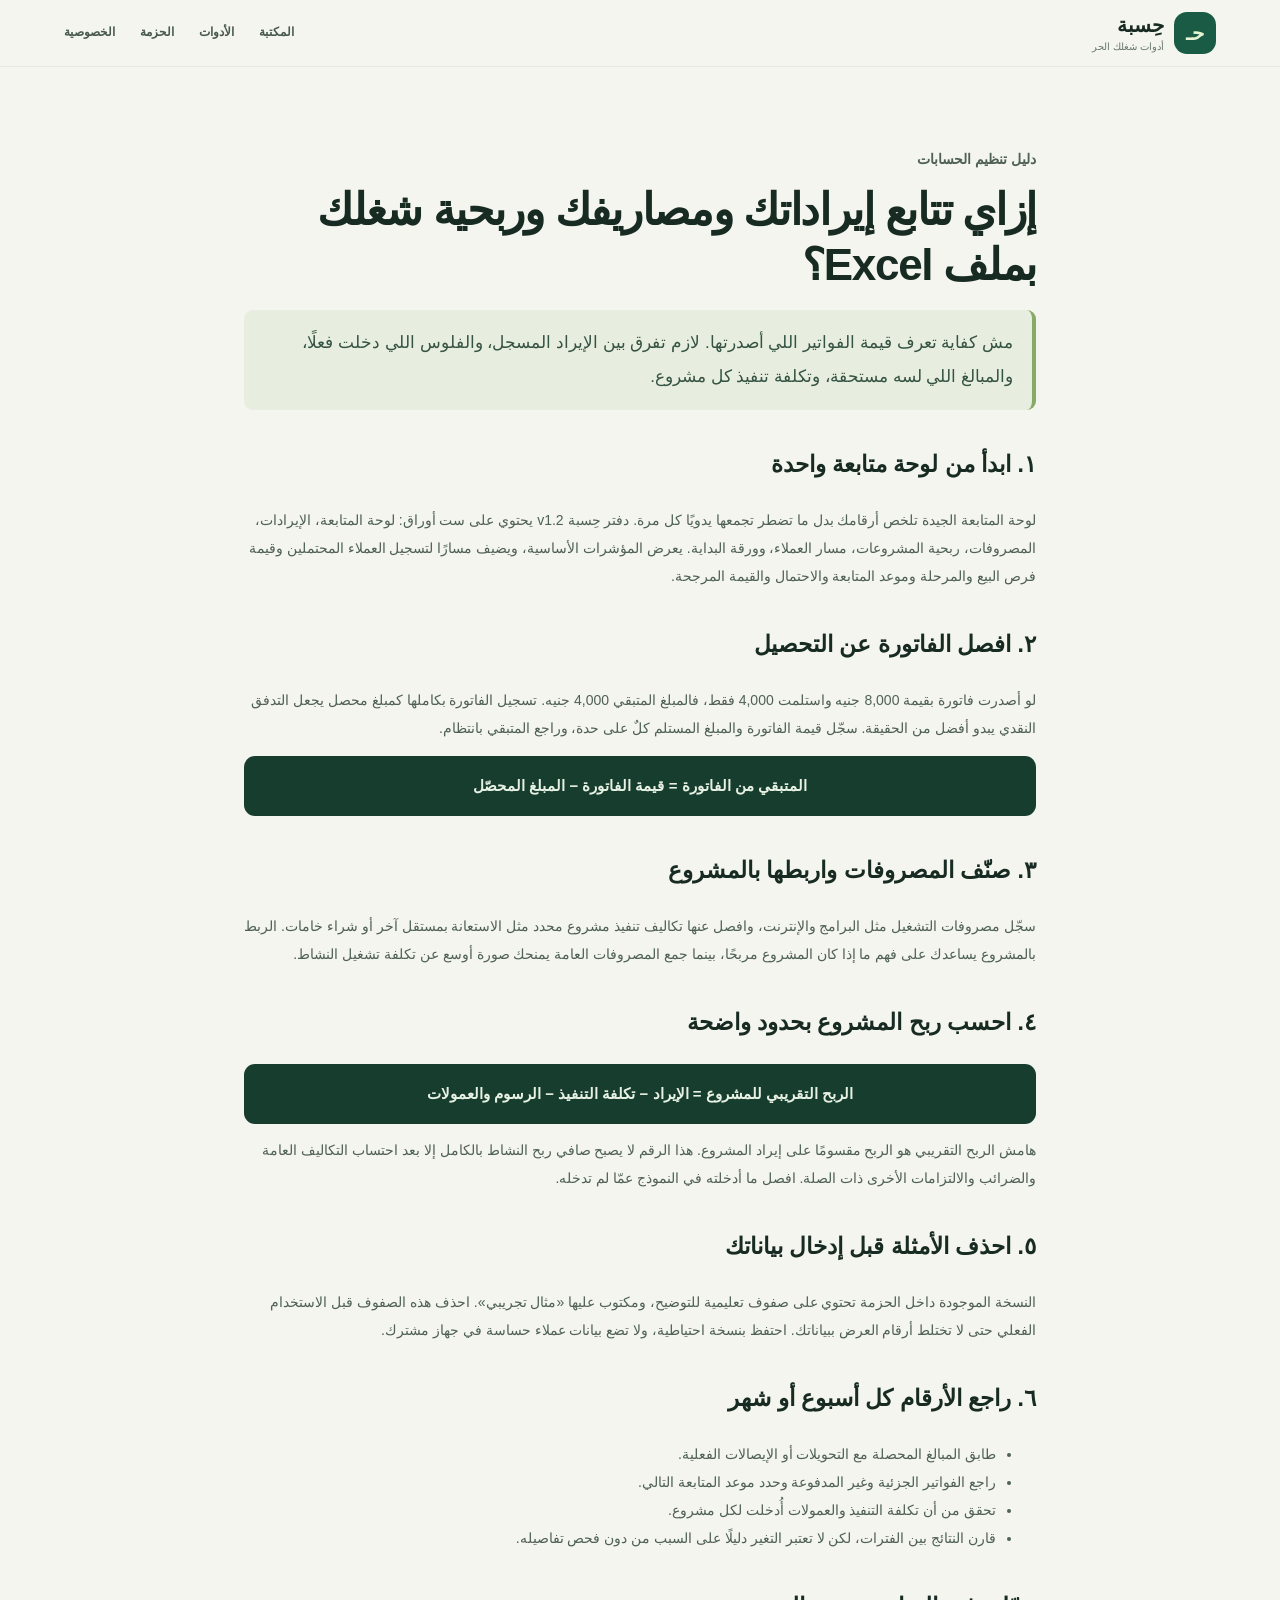
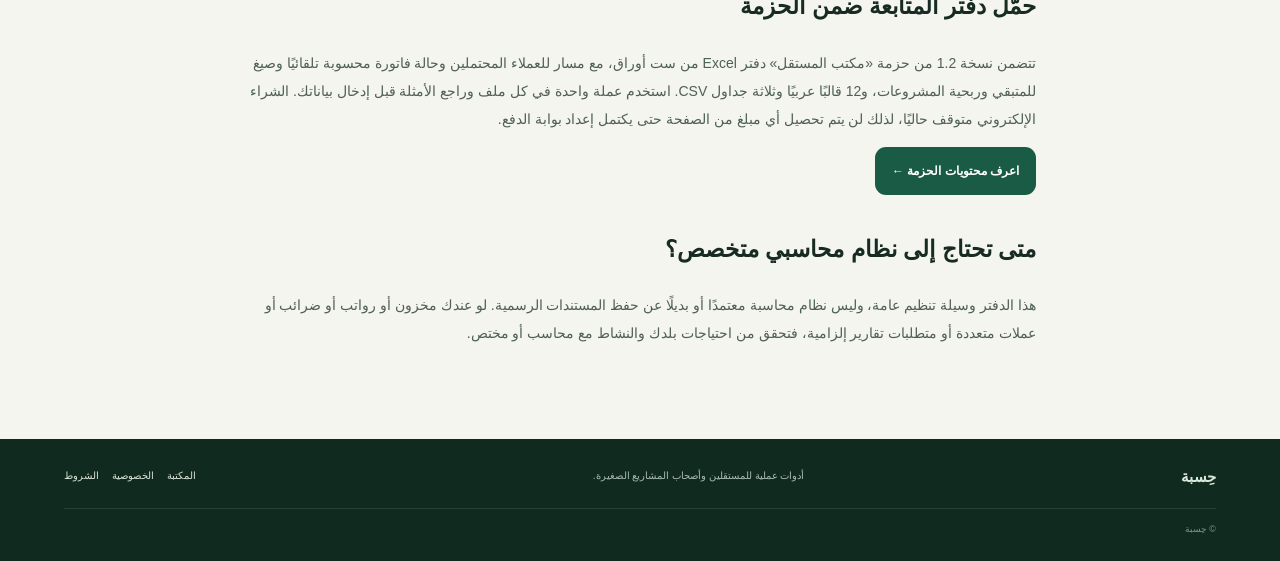
<file: hesba/business-tracker-guide.html>
<!doctype html><html lang="ar" dir="rtl"><head><meta charset="utf-8"><meta name="viewport" content="width=device-width,initial-scale=1"><title>إزاي تتابع إيراداتك ومصاريفك وربحية شغلك بملف Excel؟ | حِسبة</title><meta name="description" content="دليل عملي لاستخدام دفتر Excel لمتابعة الفواتير والمبالغ المحصلة والمستحقات والمصروفات وهامش ربح المشروعات."><link rel="canonical" href="https://hesba-income-tools.onrender.com/business-tracker-guide.html"><meta property="og:title" content="دليل دفتر متابعة النشاط في Excel | حِسبة"><meta property="og:description" content="نظّم الإيرادات والتحصيل والمستحقات والمصروفات وربحية المشروعات في ملف واضح."><link rel="stylesheet" href="style.css"></head><body><header class="bar"><a class="brand" href="index.html"><span class="logo">حـ</span><span>حِسبة<small>أدوات شغلك الحر</small></span></a><nav><a href="resources.html">المكتبة</a><a href="index.html#tools">الأدوات</a><a href="index.html#pro-kit">الحزمة</a><a href="privacy.html">الخصوصية</a></nav></header><main class="section guide-article"><p class="kicker">دليل تنظيم الحسابات</p><h1 style="font-size:clamp(30px,4vw,44px);color:var(--ink)">إزاي تتابع إيراداتك ومصاريفك وربحية شغلك بملف Excel؟</h1><p class="article-lead">مش كفاية تعرف قيمة الفواتير اللي أصدرتها. لازم تفرق بين الإيراد المسجل، والفلوس اللي دخلت فعلًا، والمبالغ اللي لسه مستحقة، وتكلفة تنفيذ كل مشروع.</p><h2>١. ابدأ من لوحة متابعة واحدة</h2><p>لوحة المتابعة الجيدة تلخص أرقامك بدل ما تضطر تجمعها يدويًا كل مرة. دفتر حِسبة v1.2 يحتوي على ست أوراق: لوحة المتابعة، الإيرادات، المصروفات، ربحية المشروعات، مسار العملاء، وورقة البداية. يعرض المؤشرات الأساسية، ويضيف مسارًا لتسجيل العملاء المحتملين وقيمة فرص البيع والمرحلة وموعد المتابعة والاحتمال والقيمة المرجحة.</p><h2>٢. افصل الفاتورة عن التحصيل</h2><p>لو أصدرت فاتورة بقيمة 8,000 جنيه واستلمت 4,000 فقط، فالمبلغ المتبقي 4,000 جنيه. تسجيل الفاتورة بكاملها كمبلغ محصل يجعل التدفق النقدي يبدو أفضل من الحقيقة. سجّل قيمة الفاتورة والمبلغ المستلم كلٌ على حدة، وراجع المتبقي بانتظام.</p><div class="formula">المتبقي من الفاتورة = قيمة الفاتورة − المبلغ المحصّل</div><h2>٣. صنّف المصروفات واربطها بالمشروع</h2><p>سجّل مصروفات التشغيل مثل البرامج والإنترنت، وافصل عنها تكاليف تنفيذ مشروع محدد مثل الاستعانة بمستقل آخر أو شراء خامات. الربط بالمشروع يساعدك على فهم ما إذا كان المشروع مربحًا، بينما جمع المصروفات العامة يمنحك صورة أوسع عن تكلفة تشغيل النشاط.</p><h2>٤. احسب ربح المشروع بحدود واضحة</h2><div class="formula">الربح التقريبي للمشروع = الإيراد − تكلفة التنفيذ − الرسوم والعمولات</div><p>هامش الربح التقريبي هو الربح مقسومًا على إيراد المشروع. هذا الرقم لا يصبح صافي ربح النشاط بالكامل إلا بعد احتساب التكاليف العامة والضرائب والالتزامات الأخرى ذات الصلة. افصل ما أدخلته في النموذج عمّا لم تدخله.</p><h2>٥. احذف الأمثلة قبل إدخال بياناتك</h2><p>النسخة الموجودة داخل الحزمة تحتوي على صفوف تعليمية للتوضيح، ومكتوب عليها «مثال تجريبي». احذف هذه الصفوف قبل الاستخدام الفعلي حتى لا تختلط أرقام العرض ببياناتك. احتفظ بنسخة احتياطية، ولا تضع بيانات عملاء حساسة في جهاز مشترك.</p><h2>٦. راجع الأرقام كل أسبوع أو شهر</h2><ul><li>طابق المبالغ المحصلة مع التحويلات أو الإيصالات الفعلية.</li><li>راجع الفواتير الجزئية وغير المدفوعة وحدد موعد المتابعة التالي.</li><li>تحقق من أن تكلفة التنفيذ والعمولات أُدخلت لكل مشروع.</li><li>قارن النتائج بين الفترات، لكن لا تعتبر التغير دليلًا على السبب من دون فحص تفاصيله.</li></ul><h2>حمّل دفتر المتابعة ضمن الحزمة</h2><p>تتضمن نسخة 1.2 من حزمة «مكتب المستقل» دفتر Excel من ست أوراق، مع مسار للعملاء المحتملين وحالة فاتورة محسوبة تلقائيًا وصيغ للمتبقي وربحية المشروعات، و12 قالبًا عربيًا وثلاثة جداول CSV. استخدم عملة واحدة في كل ملف وراجع الأمثلة قبل إدخال بياناتك. الشراء الإلكتروني متوقف حاليًا، لذلك لن يتم تحصيل أي مبلغ من الصفحة حتى يكتمل إعداد بوابة الدفع.</p><p><a class="btn primary" href="index.html#pro-kit">اعرف محتويات الحزمة ←</a></p><h2>متى تحتاج إلى نظام محاسبي متخصص؟</h2><p>هذا الدفتر وسيلة تنظيم عامة، وليس نظام محاسبة معتمدًا أو بديلًا عن حفظ المستندات الرسمية. لو عندك مخزون أو رواتب أو ضرائب أو عملات متعددة أو متطلبات تقارير إلزامية، فتحقق من احتياجات بلدك والنشاط مع محاسب أو مختص.</p></main><footer><b>حِسبة</b><p>أدوات عملية للمستقلين وأصحاب المشاريع الصغيرة.</p><div><a href="resources.html">المكتبة</a><a href="privacy.html">الخصوصية</a><a href="terms.html">الشروط</a></div><small>© حِسبة</small></footer></body></html>
</file>
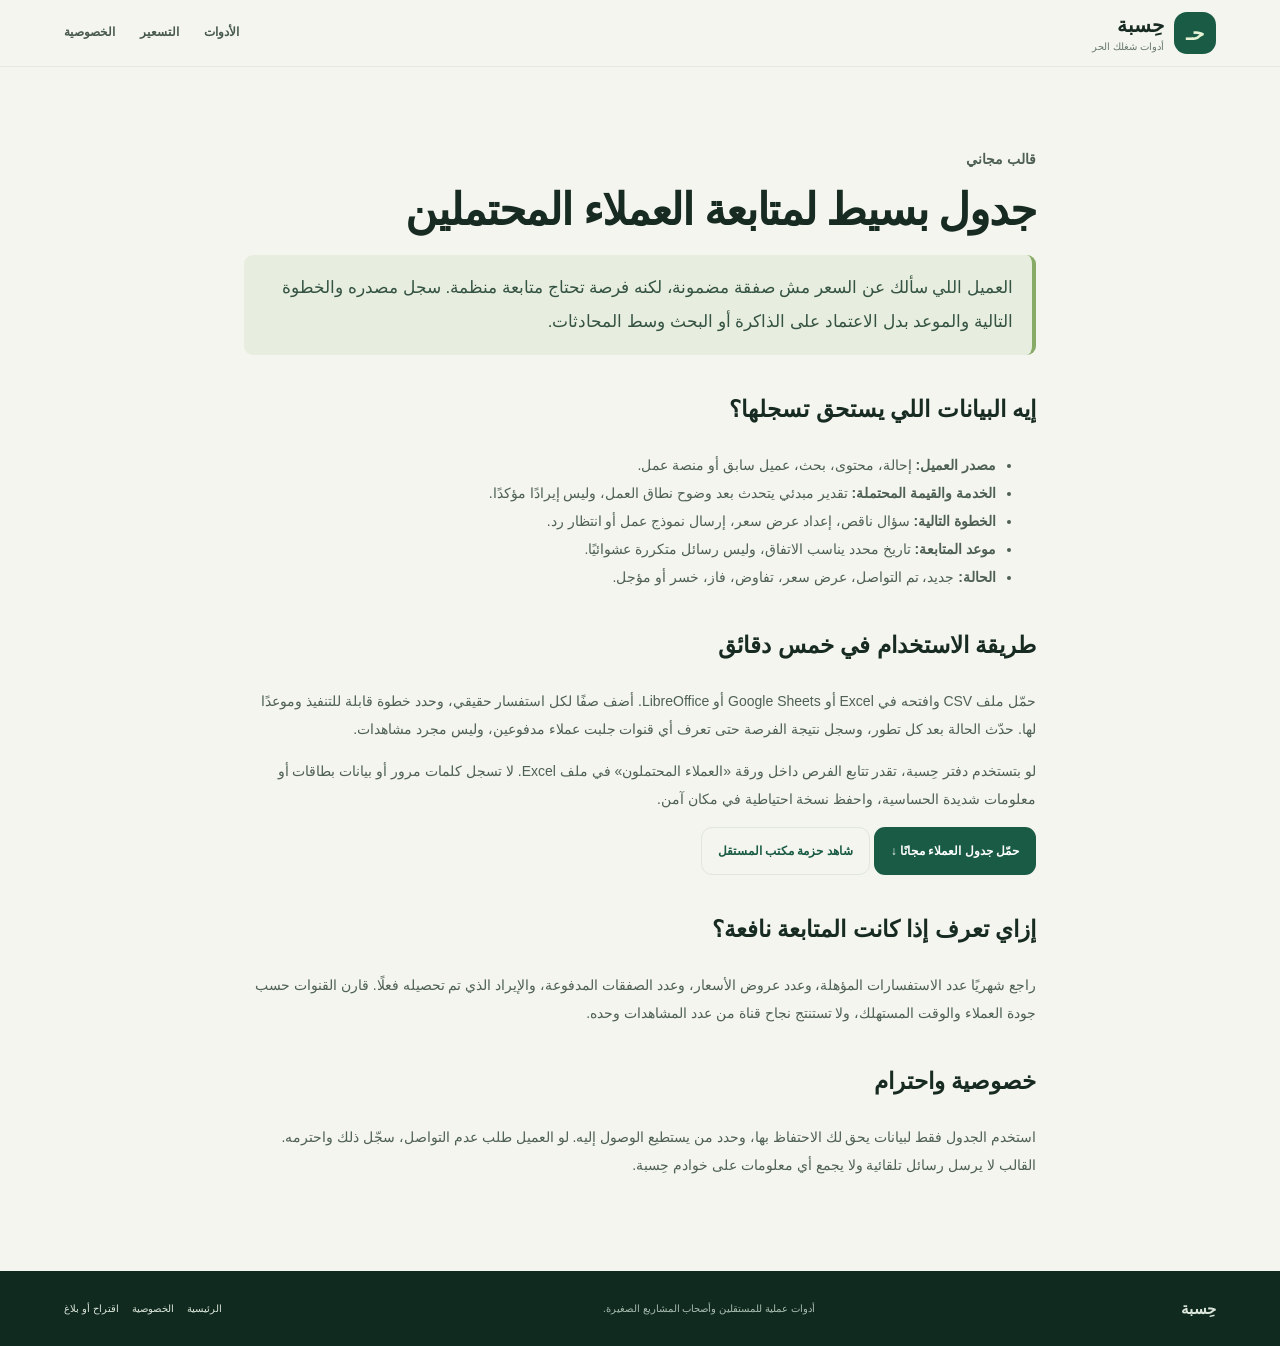
<file: hesba/client-pipeline-guide.html>
<!doctype html><html lang="ar" dir="rtl"><head><meta charset="utf-8"><meta name="viewport" content="width=device-width,initial-scale=1"><title>جدول مجاني لمتابعة العملاء المحتملين | حِسبة</title><meta name="description" content="حمّل جدول متابعة العملاء المحتملين مجانًا. اعرف كل عميل جاء منين، والخطوة التالية، وموعد المتابعة من غير اشتراك CRM."><link rel="canonical" href="https://hesba-income-tools.onrender.com/client-pipeline-guide.html"><meta property="og:title" content="جدول مجاني لمتابعة العملاء المحتملين | حِسبة"><meta property="og:description" content="قالب عربي مجاني يساعد المستقل على متابعة الاستفسارات وعروض الأسعار والخطوة التالية."><link rel="stylesheet" href="style.css"></head><body><header class="bar"><a class="brand" href="index.html"><span class="logo">حـ</span><span>حِسبة<small>أدوات شغلك الحر</small></span></a><nav><a href="index.html#tools">الأدوات</a><a href="pricing-guide.html">التسعير</a><a href="privacy.html">الخصوصية</a></nav></header><main class="section guide-article"><p class="kicker">قالب مجاني</p><h1 style="font-size:clamp(30px,4vw,44px);color:var(--ink)">جدول بسيط لمتابعة العملاء المحتملين</h1><p class="article-lead">العميل اللي سألك عن السعر مش صفقة مضمونة، لكنه فرصة تحتاج متابعة منظمة. سجل مصدره والخطوة التالية والموعد بدل الاعتماد على الذاكرة أو البحث وسط المحادثات.</p><h2>إيه البيانات اللي يستحق تسجلها؟</h2><ul><li><b>مصدر العميل:</b> إحالة، محتوى، بحث، عميل سابق أو منصة عمل.</li><li><b>الخدمة والقيمة المحتملة:</b> تقدير مبدئي يتحدث بعد وضوح نطاق العمل، وليس إيرادًا مؤكدًا.</li><li><b>الخطوة التالية:</b> سؤال ناقص، إعداد عرض سعر، إرسال نموذج عمل أو انتظار رد.</li><li><b>موعد المتابعة:</b> تاريخ محدد يناسب الاتفاق، وليس رسائل متكررة عشوائيًا.</li><li><b>الحالة:</b> جديد، تم التواصل، عرض سعر، تفاوض، فاز، خسر أو مؤجل.</li></ul><h2>طريقة الاستخدام في خمس دقائق</h2><p>حمّل ملف CSV وافتحه في Excel أو Google Sheets أو LibreOffice. أضف صفًا لكل استفسار حقيقي، وحدد خطوة قابلة للتنفيذ وموعدًا لها. حدّث الحالة بعد كل تطور، وسجل نتيجة الفرصة حتى تعرف أي قنوات جلبت عملاء مدفوعين، وليس مجرد مشاهدات.</p><p>لو بتستخدم دفتر حِسبة، تقدر تتابع الفرص داخل ورقة «العملاء المحتملون» في ملف Excel. لا تسجل كلمات مرور أو بيانات بطاقات أو معلومات شديدة الحساسية، واحفظ نسخة احتياطية في مكان آمن.</p><p><a class="btn primary" href="free-client-pipeline.csv" download>حمّل جدول العملاء مجانًا ↓</a> <a class="btn outline" href="index.html#pro-kit">شاهد حزمة مكتب المستقل</a></p><h2>إزاي تعرف إذا كانت المتابعة نافعة؟</h2><p>راجع شهريًا عدد الاستفسارات المؤهلة، وعدد عروض الأسعار، وعدد الصفقات المدفوعة، والإيراد الذي تم تحصيله فعلًا. قارن القنوات حسب جودة العملاء والوقت المستهلك، ولا تستنتج نجاح قناة من عدد المشاهدات وحده.</p><h2>خصوصية واحترام</h2><p>استخدم الجدول فقط لبيانات يحق لك الاحتفاظ بها، وحدد من يستطيع الوصول إليه. لو العميل طلب عدم التواصل، سجّل ذلك واحترمه. القالب لا يرسل رسائل تلقائية ولا يجمع أي معلومات على خوادم حِسبة.</p></main><footer><b>حِسبة</b><p>أدوات عملية للمستقلين وأصحاب المشاريع الصغيرة.</p><div><a href="index.html">الرئيسية</a><a href="privacy.html">الخصوصية</a><a href="https://github.com/asranko/blockshine/issues">اقتراح أو بلاغ</a></div></footer></body></html>
</file>
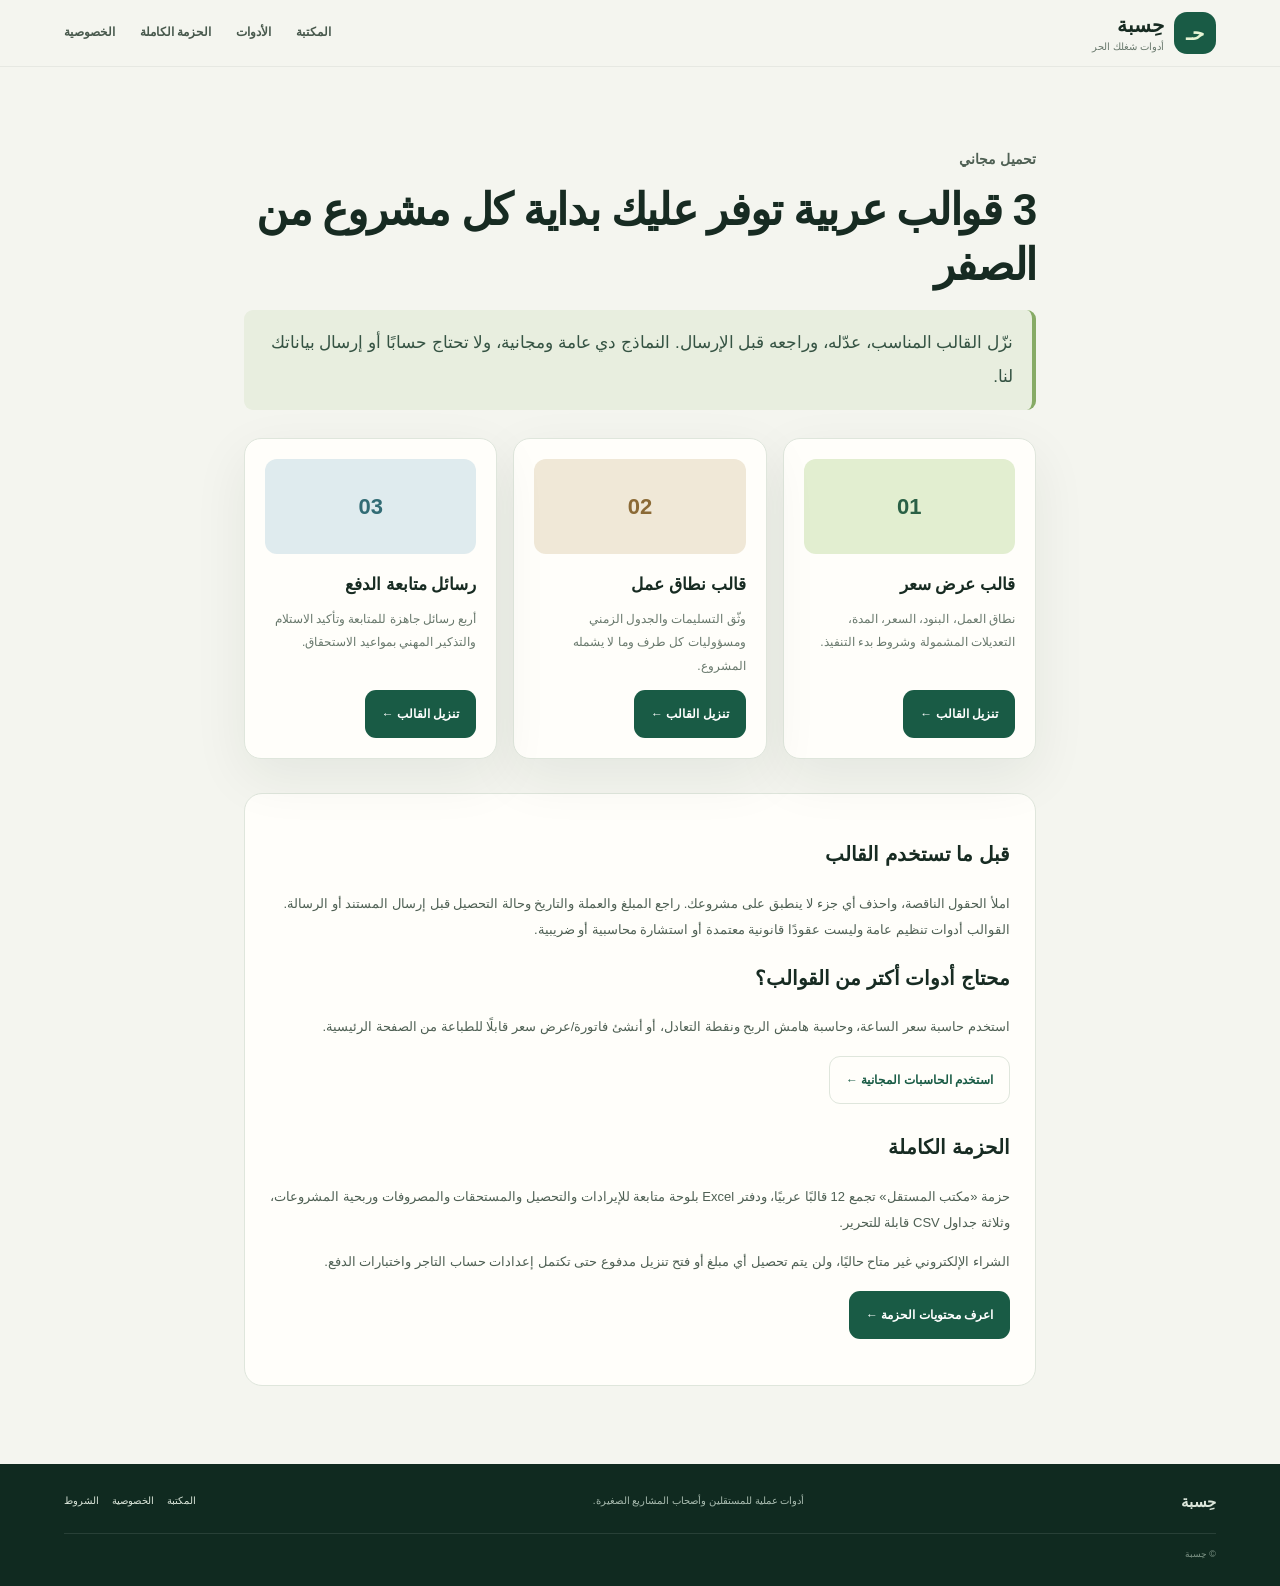
<file: hesba/free-samples.html>
<!doctype html>
<html lang="ar" dir="rtl">
<head>
<meta charset="utf-8">
<meta name="viewport" content="width=device-width,initial-scale=1">
<meta name="theme-color" content="#123b2c">
<title>3 قوالب مجانية للمستقلين: عرض سعر ونطاق عمل ومتابعة دفع | حِسبة</title>
<meta name="description" content="نزّل قوالب عربية مجانية لعرض السعر ونطاق العمل ورسائل متابعة العملاء، وعدّلها لمشروعك. بدون تسجيل، مع حاسبات وأدلة مجانية.">
<link rel="canonical" href="https://hesba-income-tools.onrender.com/free-samples.html">
<meta property="og:type" content="website">
<meta property="og:title" content="3 قوالب مجانية للمستقلين | حِسبة">
<meta property="og:description" content="قوالب عربية عملية لعرض السعر، وتحديد نطاق المشروع، ومتابعة الدفعات.">
<link rel="stylesheet" href="style.css">
</head>
<body>
<header class="bar"><a class="brand" href="index.html"><span class="logo">حـ</span><span>حِسبة<small>أدوات شغلك الحر</small></span></a><nav><a href="resources.html">المكتبة</a><a href="index.html#tools">الأدوات</a><a href="index.html#pro-kit">الحزمة الكاملة</a><a href="privacy.html">الخصوصية</a></nav></header>
<main class="section guide-article">
<p class="kicker">تحميل مجاني</p>
<h1 style="font-size:clamp(30px,4vw,44px);color:var(--ink)">3 قوالب عربية توفر عليك بداية كل مشروع من الصفر</h1>
<p class="article-lead">نزّل القالب المناسب، عدّله، وراجعه قبل الإرسال. النماذج دي عامة ومجانية، ولا تحتاج حسابًا أو إرسال بياناتك لنا.</p>
<div class="freebie-grid">
<article class="freebie-card"><span class="art green">01</span><h2>قالب عرض سعر</h2><p>نطاق العمل، البنود، السعر، المدة، التعديلات المشمولة وشروط بدء التنفيذ.</p><a class="btn primary" href="free-samples/01-quote-template.md" download>تنزيل القالب ←</a></article>
<article class="freebie-card"><span class="art sand">02</span><h2>قالب نطاق عمل</h2><p>وثّق التسليمات والجدول الزمني ومسؤوليات كل طرف وما لا يشمله المشروع.</p><a class="btn primary" href="free-samples/02-scope-of-work.md" download>تنزيل القالب ←</a></article>
<article class="freebie-card"><span class="art blue">03</span><h2>رسائل متابعة الدفع</h2><p>أربع رسائل جاهزة للمتابعة وتأكيد الاستلام والتذكير المهني بمواعيد الاستحقاق.</p><a class="btn primary" href="free-samples/03-payment-follow-up.md" download>تنزيل القالب ←</a></article>
</div>
<section class="sample-note"><h2>قبل ما تستخدم القالب</h2><p>املأ الحقول الناقصة، واحذف أي جزء لا ينطبق على مشروعك. راجع المبلغ والعملة والتاريخ وحالة التحصيل قبل إرسال المستند أو الرسالة. القوالب أدوات تنظيم عامة وليست عقودًا قانونية معتمدة أو استشارة محاسبية أو ضريبية.</p><h2>محتاج أدوات أكتر من القوالب؟</h2><p>استخدم حاسبة سعر الساعة، وحاسبة هامش الربح ونقطة التعادل، أو أنشئ فاتورة/عرض سعر قابلًا للطباعة من الصفحة الرئيسية.</p><p><a class="btn outline" href="index.html#tools">استخدم الحاسبات المجانية ←</a></p><h2>الحزمة الكاملة</h2><p>حزمة «مكتب المستقل» تجمع 12 قالبًا عربيًا، ودفتر Excel بلوحة متابعة للإيرادات والتحصيل والمستحقات والمصروفات وربحية المشروعات، وثلاثة جداول CSV قابلة للتحرير.</p><p>الشراء الإلكتروني غير متاح حاليًا، ولن يتم تحصيل أي مبلغ أو فتح تنزيل مدفوع حتى تكتمل إعدادات حساب التاجر واختبارات الدفع.</p><p><a class="btn primary" href="index.html#pro-kit">اعرف محتويات الحزمة ←</a></p></section>
</main>
<footer><b>حِسبة</b><p>أدوات عملية للمستقلين وأصحاب المشاريع الصغيرة.</p><div><a href="resources.html">المكتبة</a><a href="privacy.html">الخصوصية</a><a href="terms.html">الشروط</a></div><small>© حِسبة</small></footer>
</body></html>
</file>
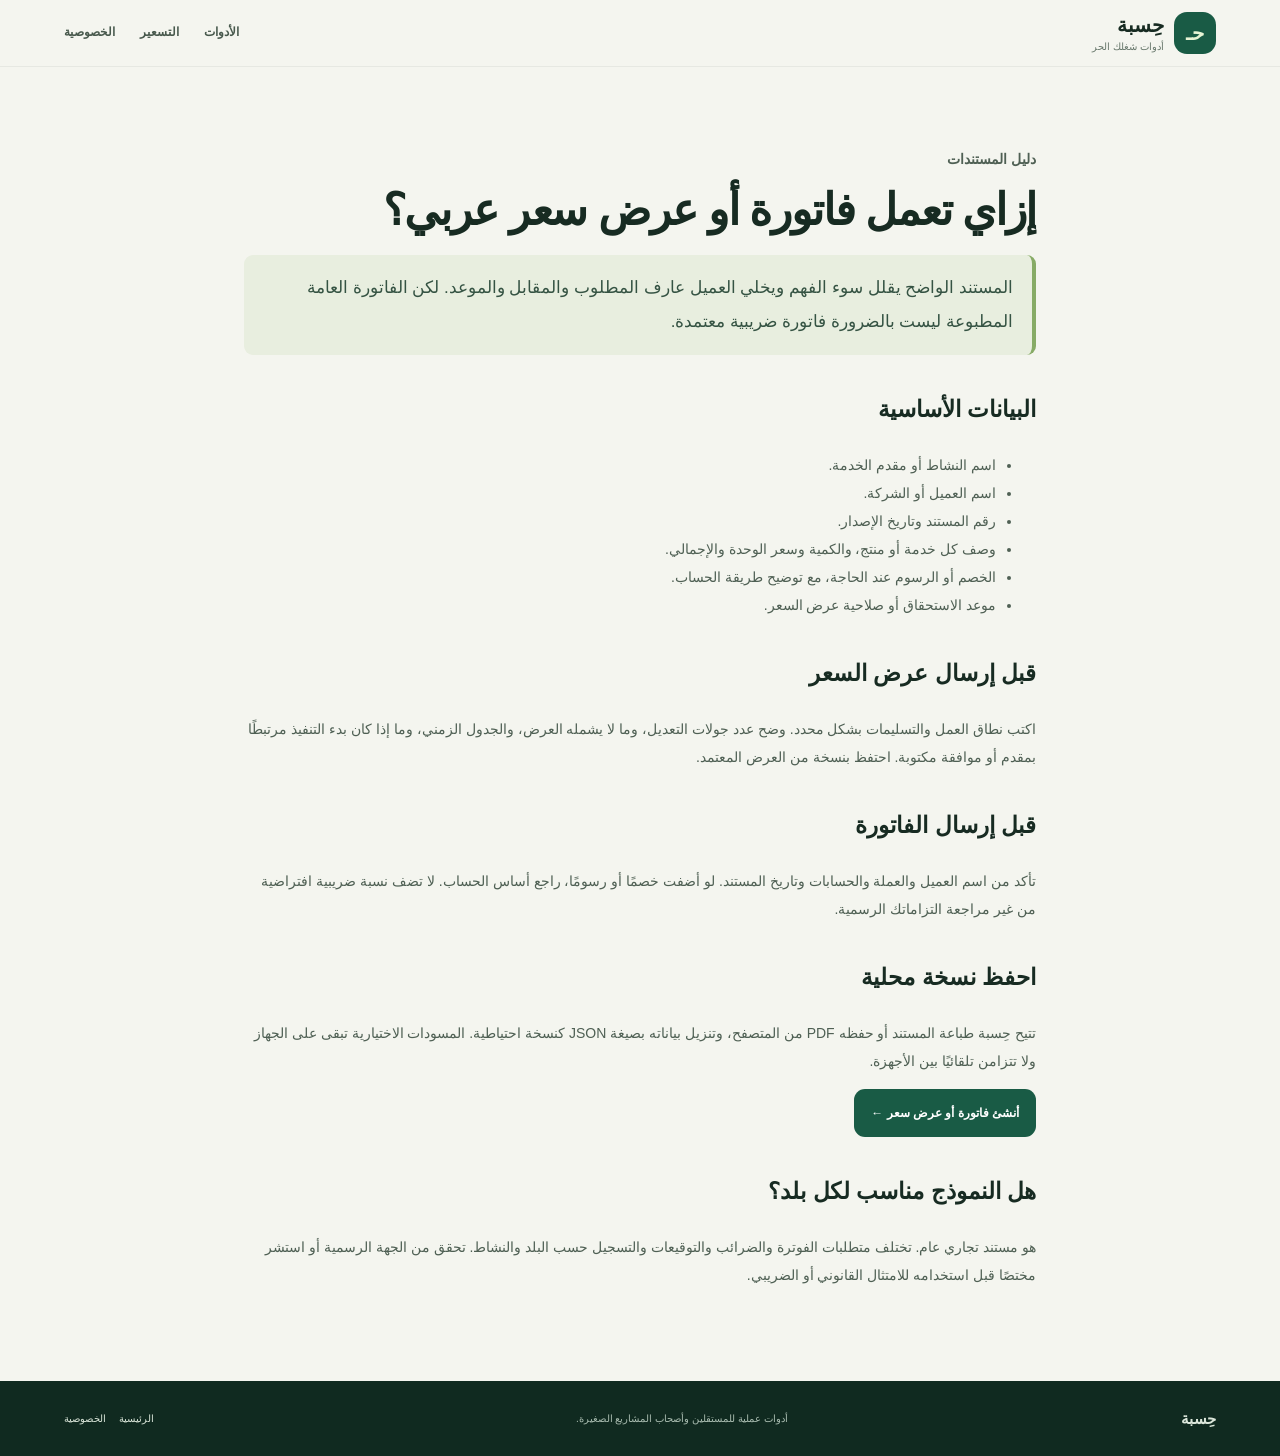
<file: hesba/invoice-guide.html>
<!doctype html><html lang="ar" dir="rtl"><head><meta charset="utf-8"><meta name="viewport" content="width=device-width,initial-scale=1"><title>إزاي تعمل فاتورة أو عرض سعر عربي؟ | حِسبة</title><meta name="description" content="قائمة عملية لإنشاء فاتورة أو عرض سعر عربي: بيانات البائع والعميل، نطاق الخدمة، البنود، المواعيد وشروط الدفع."><link rel="canonical" href="https://hesba-income-tools.onrender.com/invoice-guide.html"><link rel="stylesheet" href="style.css"></head><body><header class="bar"><a class="brand" href="index.html"><span class="logo">حـ</span><span>حِسبة<small>أدوات شغلك الحر</small></span></a><nav><a href="index.html#tools">الأدوات</a><a href="pricing-guide.html">التسعير</a><a href="privacy.html">الخصوصية</a></nav></header><main class="section guide-article"><p class="kicker">دليل المستندات</p><h1 style="font-size:clamp(30px,4vw,44px);color:var(--ink)">إزاي تعمل فاتورة أو عرض سعر عربي؟</h1><p class="article-lead">المستند الواضح يقلل سوء الفهم ويخلي العميل عارف المطلوب والمقابل والموعد. لكن الفاتورة العامة المطبوعة ليست بالضرورة فاتورة ضريبية معتمدة.</p><h2>البيانات الأساسية</h2><ul><li>اسم النشاط أو مقدم الخدمة.</li><li>اسم العميل أو الشركة.</li><li>رقم المستند وتاريخ الإصدار.</li><li>وصف كل خدمة أو منتج، والكمية وسعر الوحدة والإجمالي.</li><li>الخصم أو الرسوم عند الحاجة، مع توضيح طريقة الحساب.</li><li>موعد الاستحقاق أو صلاحية عرض السعر.</li></ul><h2>قبل إرسال عرض السعر</h2><p>اكتب نطاق العمل والتسليمات بشكل محدد. وضح عدد جولات التعديل، وما لا يشمله العرض، والجدول الزمني، وما إذا كان بدء التنفيذ مرتبطًا بمقدم أو موافقة مكتوبة. احتفظ بنسخة من العرض المعتمد.</p><h2>قبل إرسال الفاتورة</h2><p>تأكد من اسم العميل والعملة والحسابات وتاريخ المستند. لو أضفت خصمًا أو رسومًا، راجع أساس الحساب. لا تضف نسبة ضريبية افتراضية من غير مراجعة التزاماتك الرسمية.</p><h2>احفظ نسخة محلية</h2><p>تتيح حِسبة طباعة المستند أو حفظه PDF من المتصفح، وتنزيل بياناته بصيغة JSON كنسخة احتياطية. المسودات الاختيارية تبقى على الجهاز ولا تتزامن تلقائيًا بين الأجهزة.</p><p><a class="btn primary" href="index.html#tools">أنشئ فاتورة أو عرض سعر ←</a></p><h2>هل النموذج مناسب لكل بلد؟</h2><p>هو مستند تجاري عام. تختلف متطلبات الفوترة والضرائب والتوقيعات والتسجيل حسب البلد والنشاط. تحقق من الجهة الرسمية أو استشر مختصًا قبل استخدامه للامتثال القانوني أو الضريبي.</p></main><footer><b>حِسبة</b><p>أدوات عملية للمستقلين وأصحاب المشاريع الصغيرة.</p><div><a href="index.html">الرئيسية</a><a href="privacy.html">الخصوصية</a></div></footer></body></html>
</file>
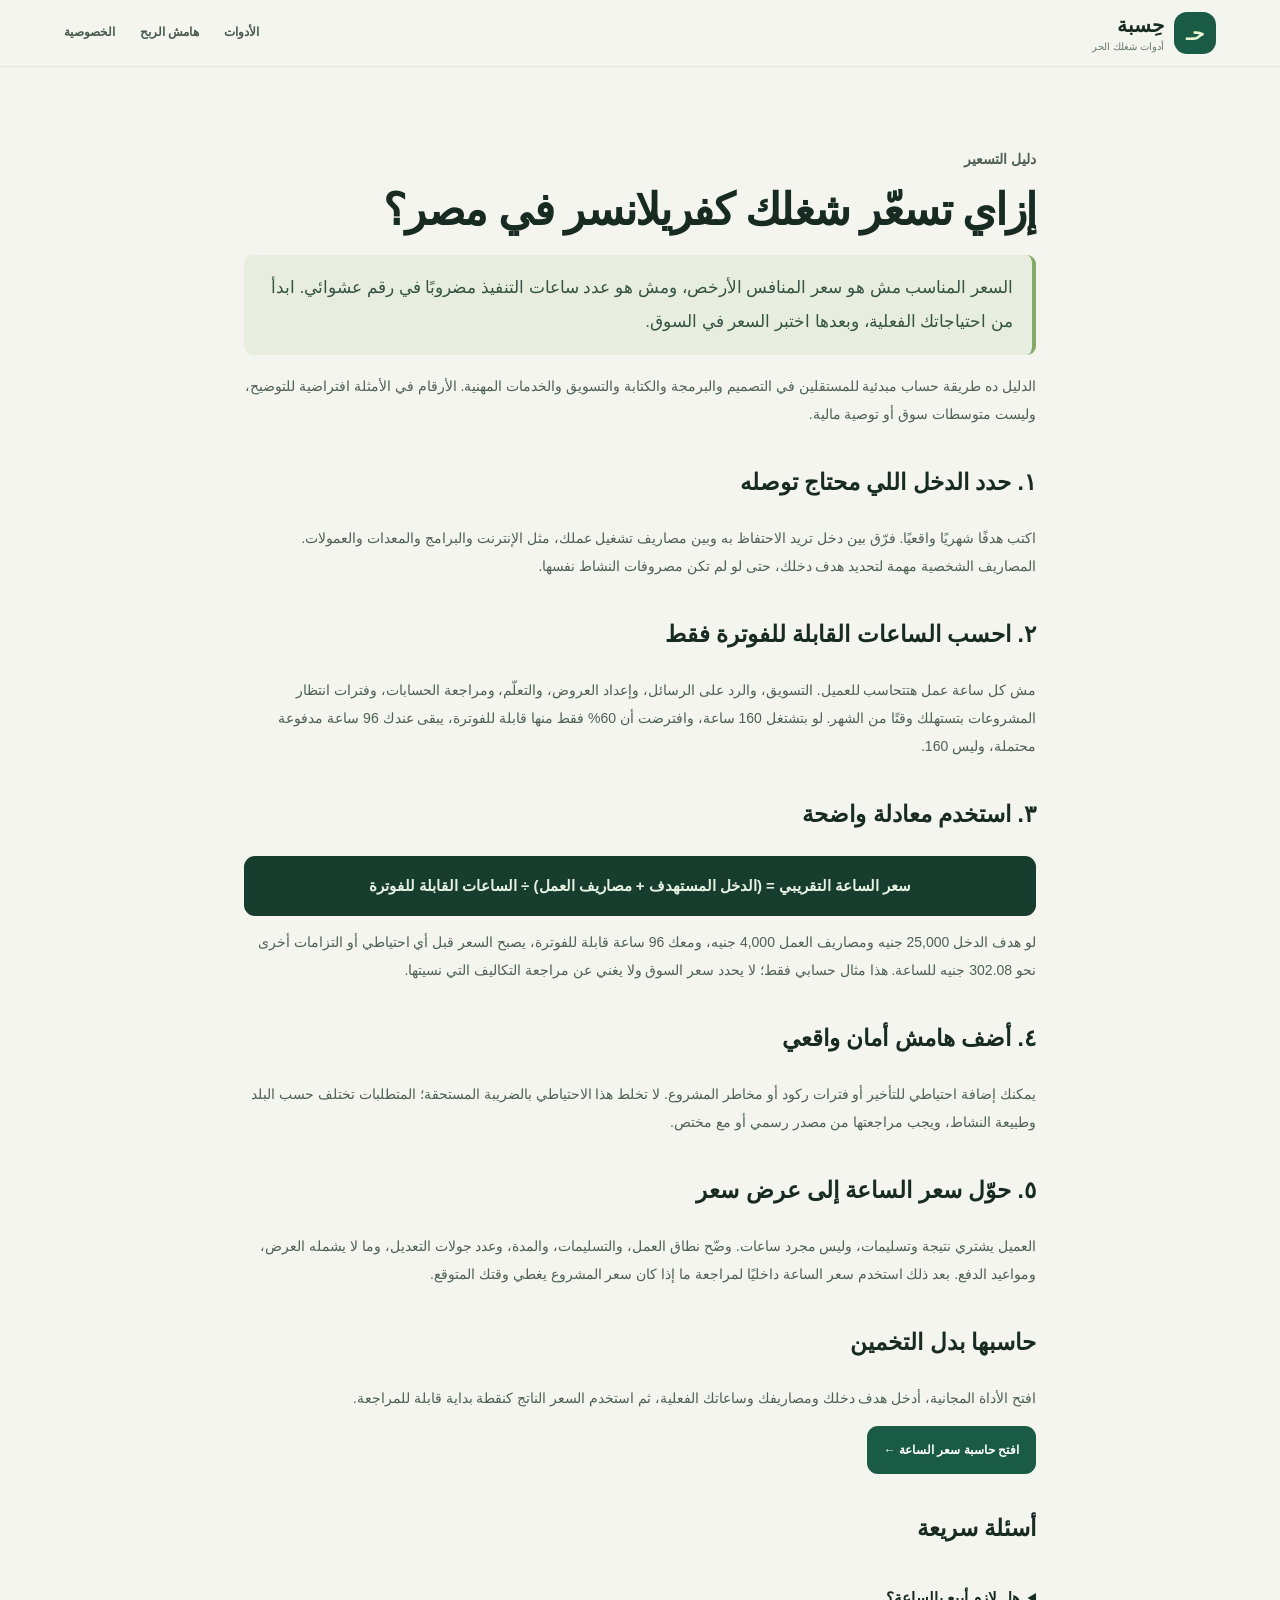
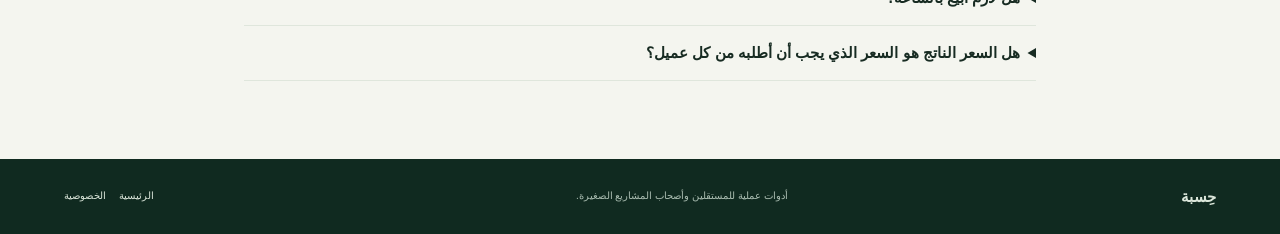
<file: hesba/pricing-guide.html>
<!doctype html><html lang="ar" dir="rtl"><head><meta charset="utf-8"><meta name="viewport" content="width=device-width,initial-scale=1"><title>إزاي تسعّر شغلك كفريلانسر في مصر؟ | حِسبة</title><meta name="description" content="دليل عملي لتسعير خدمات الفريلانسر: الدخل المستهدف، المصاريف، الساعات القابلة للفوترة، والاحتياطي. مع حاسبة مجانية."><link rel="canonical" href="https://hesba-income-tools.onrender.com/pricing-guide.html"><link rel="stylesheet" href="style.css"></head><body><header class="bar"><a class="brand" href="index.html"><span class="logo">حـ</span><span>حِسبة<small>أدوات شغلك الحر</small></span></a><nav><a href="index.html#tools">الأدوات</a><a href="profit-guide.html">هامش الربح</a><a href="privacy.html">الخصوصية</a></nav></header><main class="section guide-article"><p class="kicker">دليل التسعير</p><h1 style="font-size:clamp(30px,4vw,44px);color:var(--ink)">إزاي تسعّر شغلك كفريلانسر في مصر؟</h1><p class="article-lead">السعر المناسب مش هو سعر المنافس الأرخص، ومش هو عدد ساعات التنفيذ مضروبًا في رقم عشوائي. ابدأ من احتياجاتك الفعلية، وبعدها اختبر السعر في السوق.</p><p>الدليل ده طريقة حساب مبدئية للمستقلين في التصميم والبرمجة والكتابة والتسويق والخدمات المهنية. الأرقام في الأمثلة افتراضية للتوضيح، وليست متوسطات سوق أو توصية مالية.</p><h2>١. حدد الدخل اللي محتاج توصله</h2><p>اكتب هدفًا شهريًا واقعيًا. فرّق بين دخل تريد الاحتفاظ به وبين مصاريف تشغيل عملك، مثل الإنترنت والبرامج والمعدات والعمولات. المصاريف الشخصية مهمة لتحديد هدف دخلك، حتى لو لم تكن مصروفات النشاط نفسها.</p><h2>٢. احسب الساعات القابلة للفوترة فقط</h2><p>مش كل ساعة عمل هتتحاسب للعميل. التسويق، والرد على الرسائل، وإعداد العروض، والتعلّم، ومراجعة الحسابات، وفترات انتظار المشروعات بتستهلك وقتًا من الشهر. لو بتشتغل 160 ساعة، وافترضت أن 60% فقط منها قابلة للفوترة، يبقى عندك 96 ساعة مدفوعة محتملة، وليس 160.</p><h2>٣. استخدم معادلة واضحة</h2><div class="formula">سعر الساعة التقريبي = (الدخل المستهدف + مصاريف العمل) ÷ الساعات القابلة للفوترة</div><p>لو هدف الدخل 25,000 جنيه ومصاريف العمل 4,000 جنيه، ومعك 96 ساعة قابلة للفوترة، يصبح السعر قبل أي احتياطي أو التزامات أخرى نحو 302.08 جنيه للساعة. هذا مثال حسابي فقط؛ لا يحدد سعر السوق ولا يغني عن مراجعة التكاليف التي نسيتها.</p><h2>٤. أضف هامش أمان واقعي</h2><p>يمكنك إضافة احتياطي للتأخير أو فترات ركود أو مخاطر المشروع. لا تخلط هذا الاحتياطي بالضريبة المستحقة؛ المتطلبات تختلف حسب البلد وطبيعة النشاط، ويجب مراجعتها من مصدر رسمي أو مع مختص.</p><h2>٥. حوّل سعر الساعة إلى عرض سعر</h2><p>العميل يشتري نتيجة وتسليمات، وليس مجرد ساعات. وضّح نطاق العمل، والتسليمات، والمدة، وعدد جولات التعديل، وما لا يشمله العرض، ومواعيد الدفع. بعد ذلك استخدم سعر الساعة داخليًا لمراجعة ما إذا كان سعر المشروع يغطي وقتك المتوقع.</p><h2>حاسبها بدل التخمين</h2><p>افتح الأداة المجانية، أدخل هدف دخلك ومصاريفك وساعاتك الفعلية، ثم استخدم السعر الناتج كنقطة بداية قابلة للمراجعة.</p><p><a class="btn primary" href="index.html#tools">افتح حاسبة سعر الساعة ←</a></p><h2>أسئلة سريعة</h2><details><summary>هل لازم أبيع بالساعة؟</summary><p>لا. ممكن تحاسب على المشروع أو الباقة. حاسبة الساعة تساعدك تقيس تكلفة وقتك حتى لو العميل يرى سعرًا ثابتًا للمشروع.</p></details><details><summary>هل السعر الناتج هو السعر الذي يجب أن أطلبه من كل عميل؟</summary><p>ليس بالضرورة. راجع خبرتك ونطاق العمل والمخاطر والسوق والنتيجة التي تقدمها. الحاسبة نقطة بداية وليست حكمًا على السعر.</p></details></main><footer><b>حِسبة</b><p>أدوات عملية للمستقلين وأصحاب المشاريع الصغيرة.</p><div><a href="index.html">الرئيسية</a><a href="privacy.html">الخصوصية</a></div></footer></body></html>
</file>
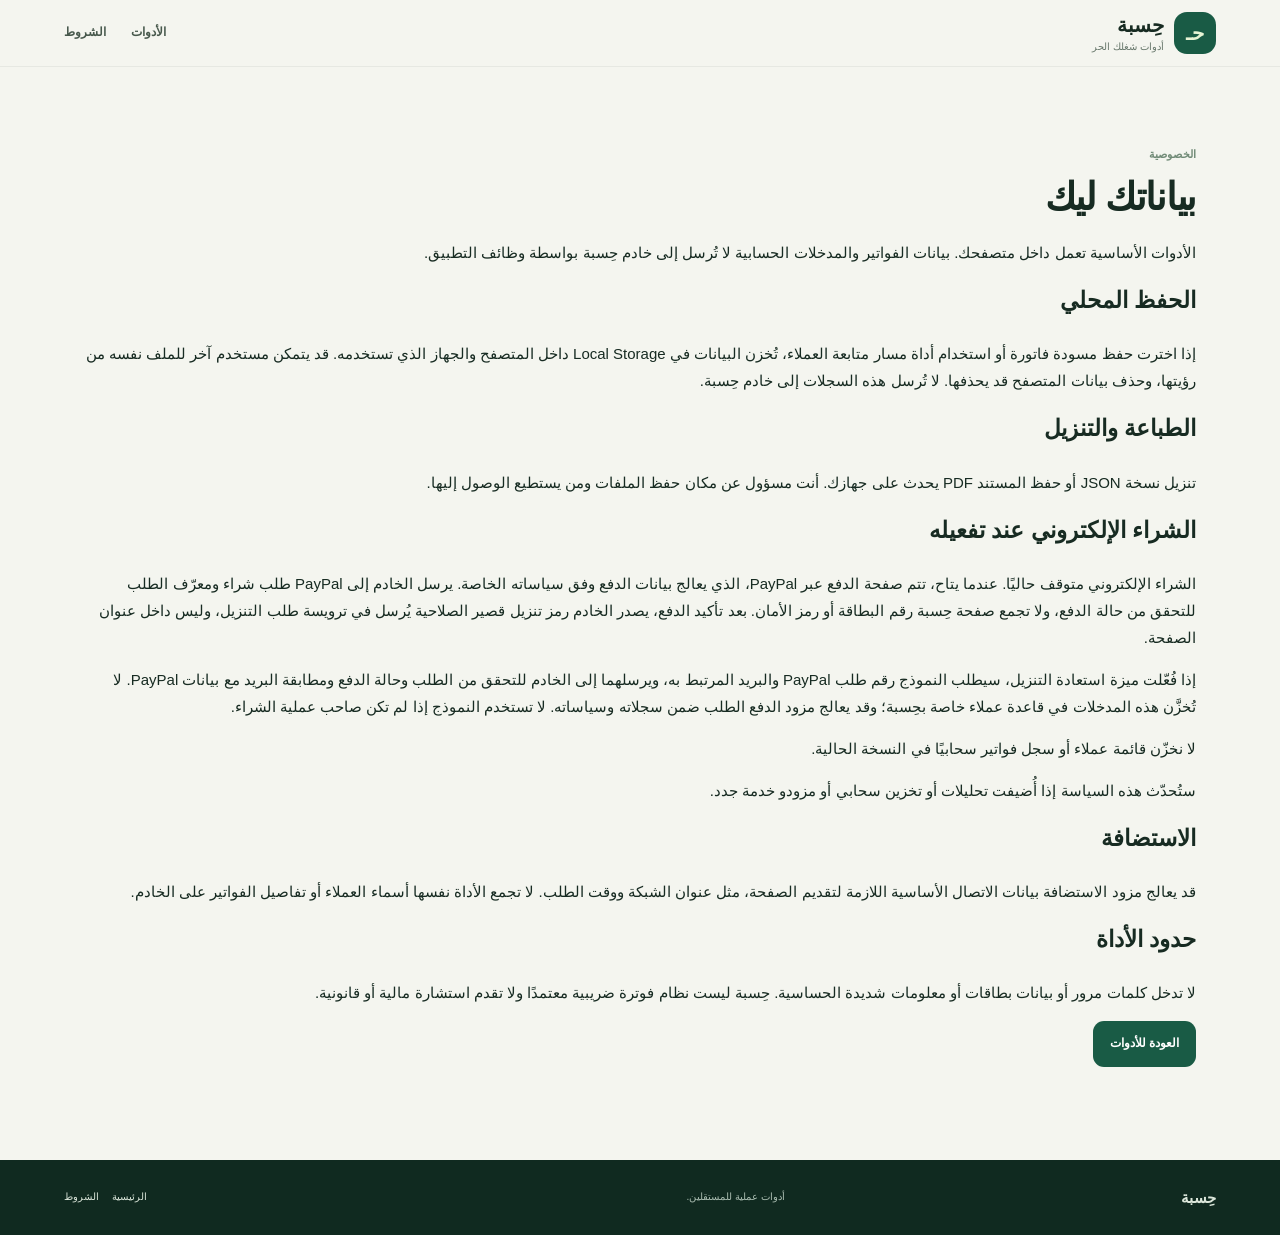
<file: hesba/privacy.html>
<!doctype html><html lang="ar" dir="rtl"><head><meta charset="utf-8"><meta name="viewport" content="width=device-width,initial-scale=1"><title>الخصوصية | حِسبة</title><meta name="description" content="سياسة خصوصية حِسبة والأدوات التي تعمل محليًا داخل المتصفح."><link rel="stylesheet" href="style.css"></head><body><header class="bar"><a class="brand" href="index.html"><span class="logo">حـ</span><span>حِسبة<small>أدوات شغلك الحر</small></span></a><nav><a href="index.html#tools">الأدوات</a><a href="terms.html">الشروط</a></nav></header><main class="section" style="min-height:65vh"><p class="kicker">الخصوصية</p><h1 style="font-size:38px;color:var(--ink)">بياناتك ليك</h1><p>الأدوات الأساسية تعمل داخل متصفحك. بيانات الفواتير والمدخلات الحسابية لا تُرسل إلى خادم حِسبة بواسطة وظائف التطبيق.</p><h2>الحفظ المحلي</h2><p>إذا اخترت حفظ مسودة فاتورة أو استخدام أداة مسار متابعة العملاء، تُخزن البيانات في Local Storage داخل المتصفح والجهاز الذي تستخدمه. قد يتمكن مستخدم آخر للملف نفسه من رؤيتها، وحذف بيانات المتصفح قد يحذفها. لا تُرسل هذه السجلات إلى خادم حِسبة.</p><h2>الطباعة والتنزيل</h2><p>تنزيل نسخة JSON أو حفظ المستند PDF يحدث على جهازك. أنت مسؤول عن مكان حفظ الملفات ومن يستطيع الوصول إليها.</p><h2>الشراء الإلكتروني عند تفعيله</h2><p>الشراء الإلكتروني متوقف حاليًا. عندما يتاح، تتم صفحة الدفع عبر PayPal، الذي يعالج بيانات الدفع وفق سياساته الخاصة. يرسل الخادم إلى PayPal طلب شراء ومعرّف الطلب للتحقق من حالة الدفع، ولا تجمع صفحة حِسبة رقم البطاقة أو رمز الأمان. بعد تأكيد الدفع، يصدر الخادم رمز تنزيل قصير الصلاحية يُرسل في ترويسة طلب التنزيل، وليس داخل عنوان الصفحة.</p><p>إذا فُعّلت ميزة استعادة التنزيل، سيطلب النموذج رقم طلب PayPal والبريد المرتبط به، ويرسلهما إلى الخادم للتحقق من الطلب وحالة الدفع ومطابقة البريد مع بيانات PayPal. لا تُخزَّن هذه المدخلات في قاعدة عملاء خاصة بحِسبة؛ وقد يعالج مزود الدفع الطلب ضمن سجلاته وسياساته. لا تستخدم النموذج إذا لم تكن صاحب عملية الشراء.</p><p>لا نخزّن قائمة عملاء أو سجل فواتير سحابيًا في النسخة الحالية.</p><p>ستُحدّث هذه السياسة إذا أُضيفت تحليلات أو تخزين سحابي أو مزودو خدمة جدد.</p><h2>الاستضافة</h2><p>قد يعالج مزود الاستضافة بيانات الاتصال الأساسية اللازمة لتقديم الصفحة، مثل عنوان الشبكة ووقت الطلب. لا تجمع الأداة نفسها أسماء العملاء أو تفاصيل الفواتير على الخادم.</p><h2>حدود الأداة</h2><p>لا تدخل كلمات مرور أو بيانات بطاقات أو معلومات شديدة الحساسية. حِسبة ليست نظام فوترة ضريبية معتمدًا ولا تقدم استشارة مالية أو قانونية.</p><p><a class="btn primary" href="index.html">العودة للأدوات</a></p></main><footer><b>حِسبة</b><p>أدوات عملية للمستقلين.</p><div><a href="index.html">الرئيسية</a><a href="terms.html">الشروط</a></div></footer></body></html>
</file>
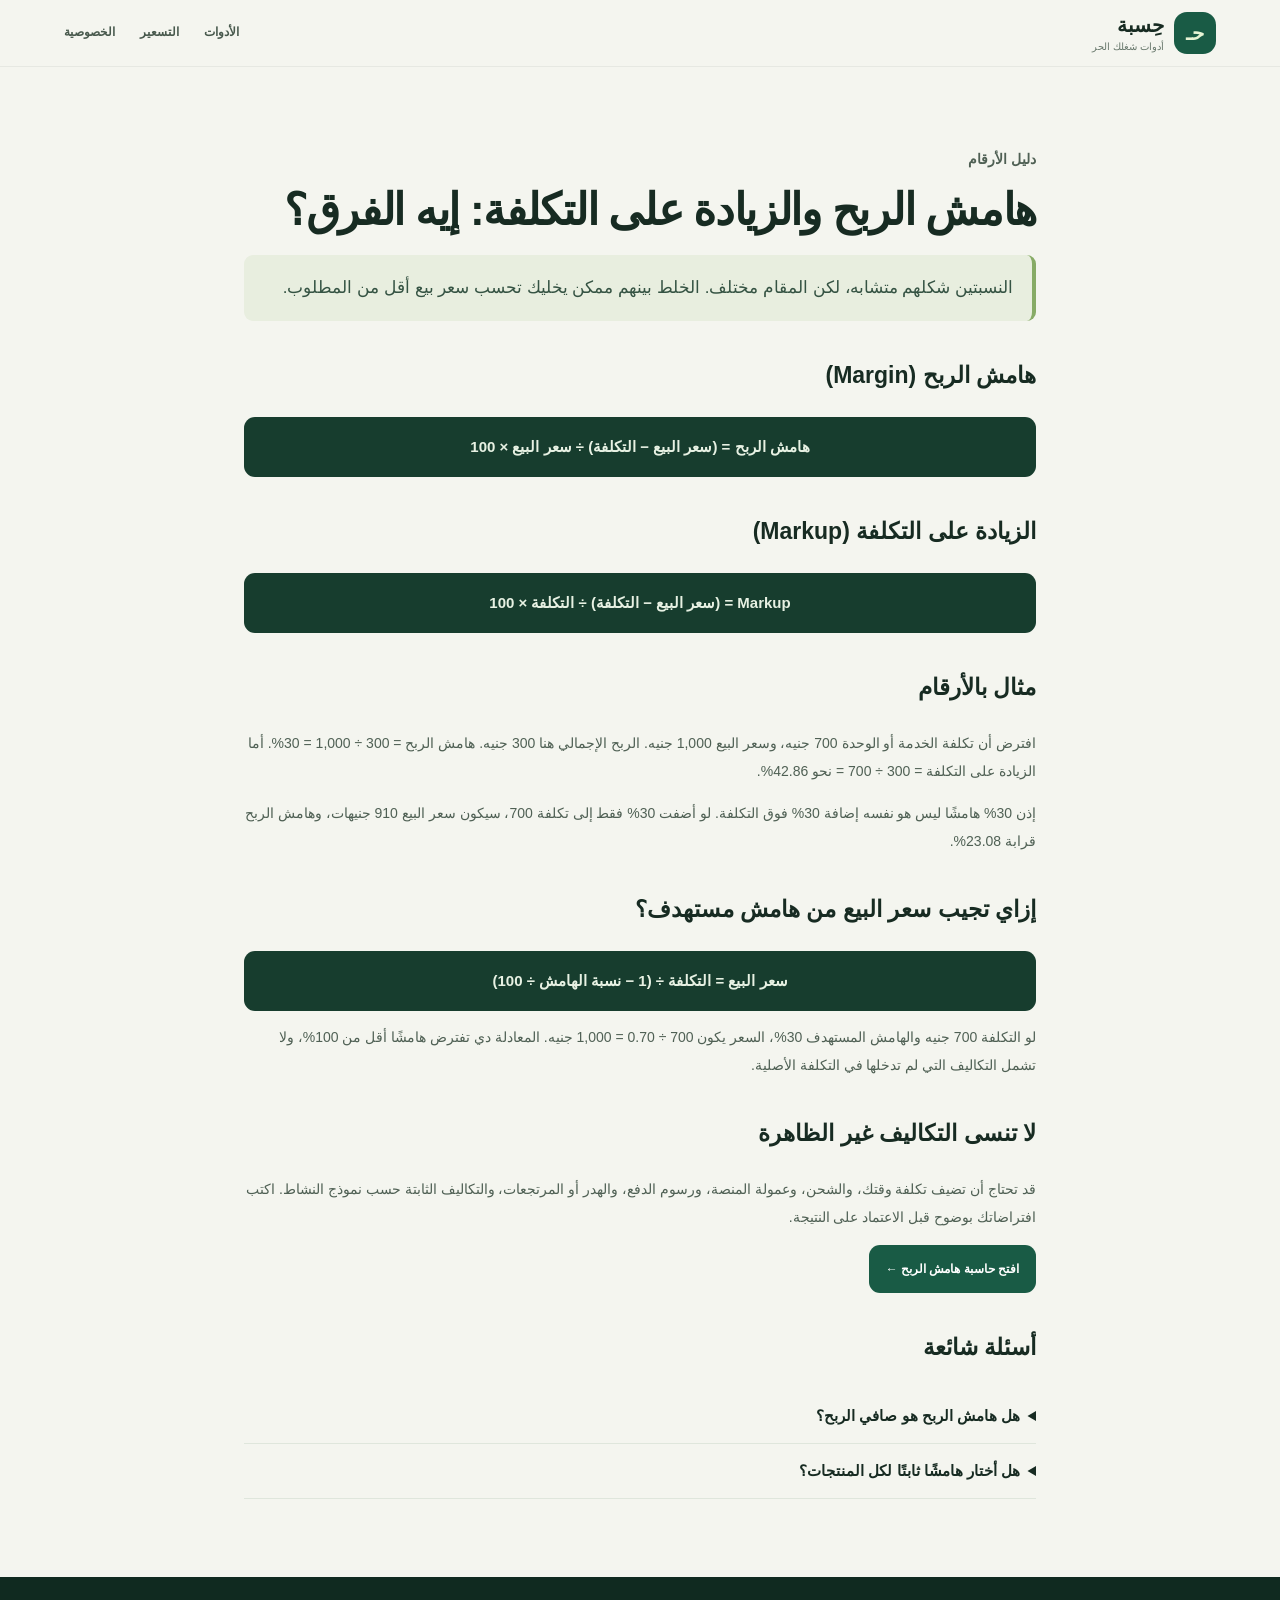
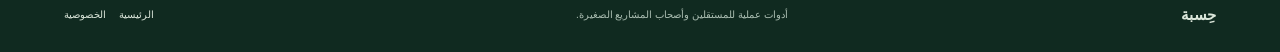
<file: hesba/profit-guide.html>
<!doctype html><html lang="ar" dir="rtl"><head><meta charset="utf-8"><meta name="viewport" content="width=device-width,initial-scale=1"><title>هامش الربح والزيادة على التكلفة: إيه الفرق؟ | حِسبة</title><meta name="description" content="شرح عملي للفرق بين هامش الربح ونسبة الزيادة على التكلفة، مع أمثلة حسابية وحاسبة مجانية للمنتجات والخدمات."><link rel="canonical" href="https://hesba-income-tools.onrender.com/profit-guide.html"><link rel="stylesheet" href="style.css"></head><body><header class="bar"><a class="brand" href="index.html"><span class="logo">حـ</span><span>حِسبة<small>أدوات شغلك الحر</small></span></a><nav><a href="index.html#tools">الأدوات</a><a href="pricing-guide.html">التسعير</a><a href="privacy.html">الخصوصية</a></nav></header><main class="section guide-article"><p class="kicker">دليل الأرقام</p><h1 style="font-size:clamp(30px,4vw,44px);color:var(--ink)">هامش الربح والزيادة على التكلفة: إيه الفرق؟</h1><p class="article-lead">النسبتين شكلهم متشابه، لكن المقام مختلف. الخلط بينهم ممكن يخليك تحسب سعر بيع أقل من المطلوب.</p><h2>هامش الربح (Margin)</h2><div class="formula">هامش الربح = (سعر البيع − التكلفة) ÷ سعر البيع × 100</div><h2>الزيادة على التكلفة (Markup)</h2><div class="formula">Markup = (سعر البيع − التكلفة) ÷ التكلفة × 100</div><h2>مثال بالأرقام</h2><p>افترض أن تكلفة الخدمة أو الوحدة 700 جنيه، وسعر البيع 1,000 جنيه. الربح الإجمالي هنا 300 جنيه. هامش الربح = 300 ÷ 1,000 = 30%. أما الزيادة على التكلفة = 300 ÷ 700 = نحو 42.86%.</p><p>إذن 30% هامشًا ليس هو نفسه إضافة 30% فوق التكلفة. لو أضفت 30% فقط إلى تكلفة 700، سيكون سعر البيع 910 جنيهات، وهامش الربح قرابة 23.08%.</p><h2>إزاي تجيب سعر البيع من هامش مستهدف؟</h2><div class="formula">سعر البيع = التكلفة ÷ (1 − نسبة الهامش ÷ 100)</div><p>لو التكلفة 700 جنيه والهامش المستهدف 30%، السعر يكون 700 ÷ 0.70 = 1,000 جنيه. المعادلة دي تفترض هامشًا أقل من 100%، ولا تشمل التكاليف التي لم تدخلها في التكلفة الأصلية.</p><h2>لا تنسى التكاليف غير الظاهرة</h2><p>قد تحتاج أن تضيف تكلفة وقتك، والشحن، وعمولة المنصة، ورسوم الدفع، والهدر أو المرتجعات، والتكاليف الثابتة حسب نموذج النشاط. اكتب افتراضاتك بوضوح قبل الاعتماد على النتيجة.</p><p><a class="btn primary" href="index.html#tools">افتح حاسبة هامش الربح ←</a></p><h2>أسئلة شائعة</h2><details><summary>هل هامش الربح هو صافي الربح؟</summary><p>ليس دائمًا. هامش الربح المحسوب من تكلفة وحدة واحدة قد لا يخصم كل المصاريف التشغيلية العامة أو الالتزامات الأخرى.</p></details><details><summary>هل أختار هامشًا ثابتًا لكل المنتجات؟</summary><p>ليس ضروريًا. المخاطر والطلب والوقت والتكاليف تختلف من منتج إلى آخر. استخدم الحساب لمقارنة الخيارات، لا بدلًا من فهم طبيعة النشاط.</p></details></main><footer><b>حِسبة</b><p>أدوات عملية للمستقلين وأصحاب المشاريع الصغيرة.</p><div><a href="index.html">الرئيسية</a><a href="privacy.html">الخصوصية</a></div></footer></body></html>
</file>
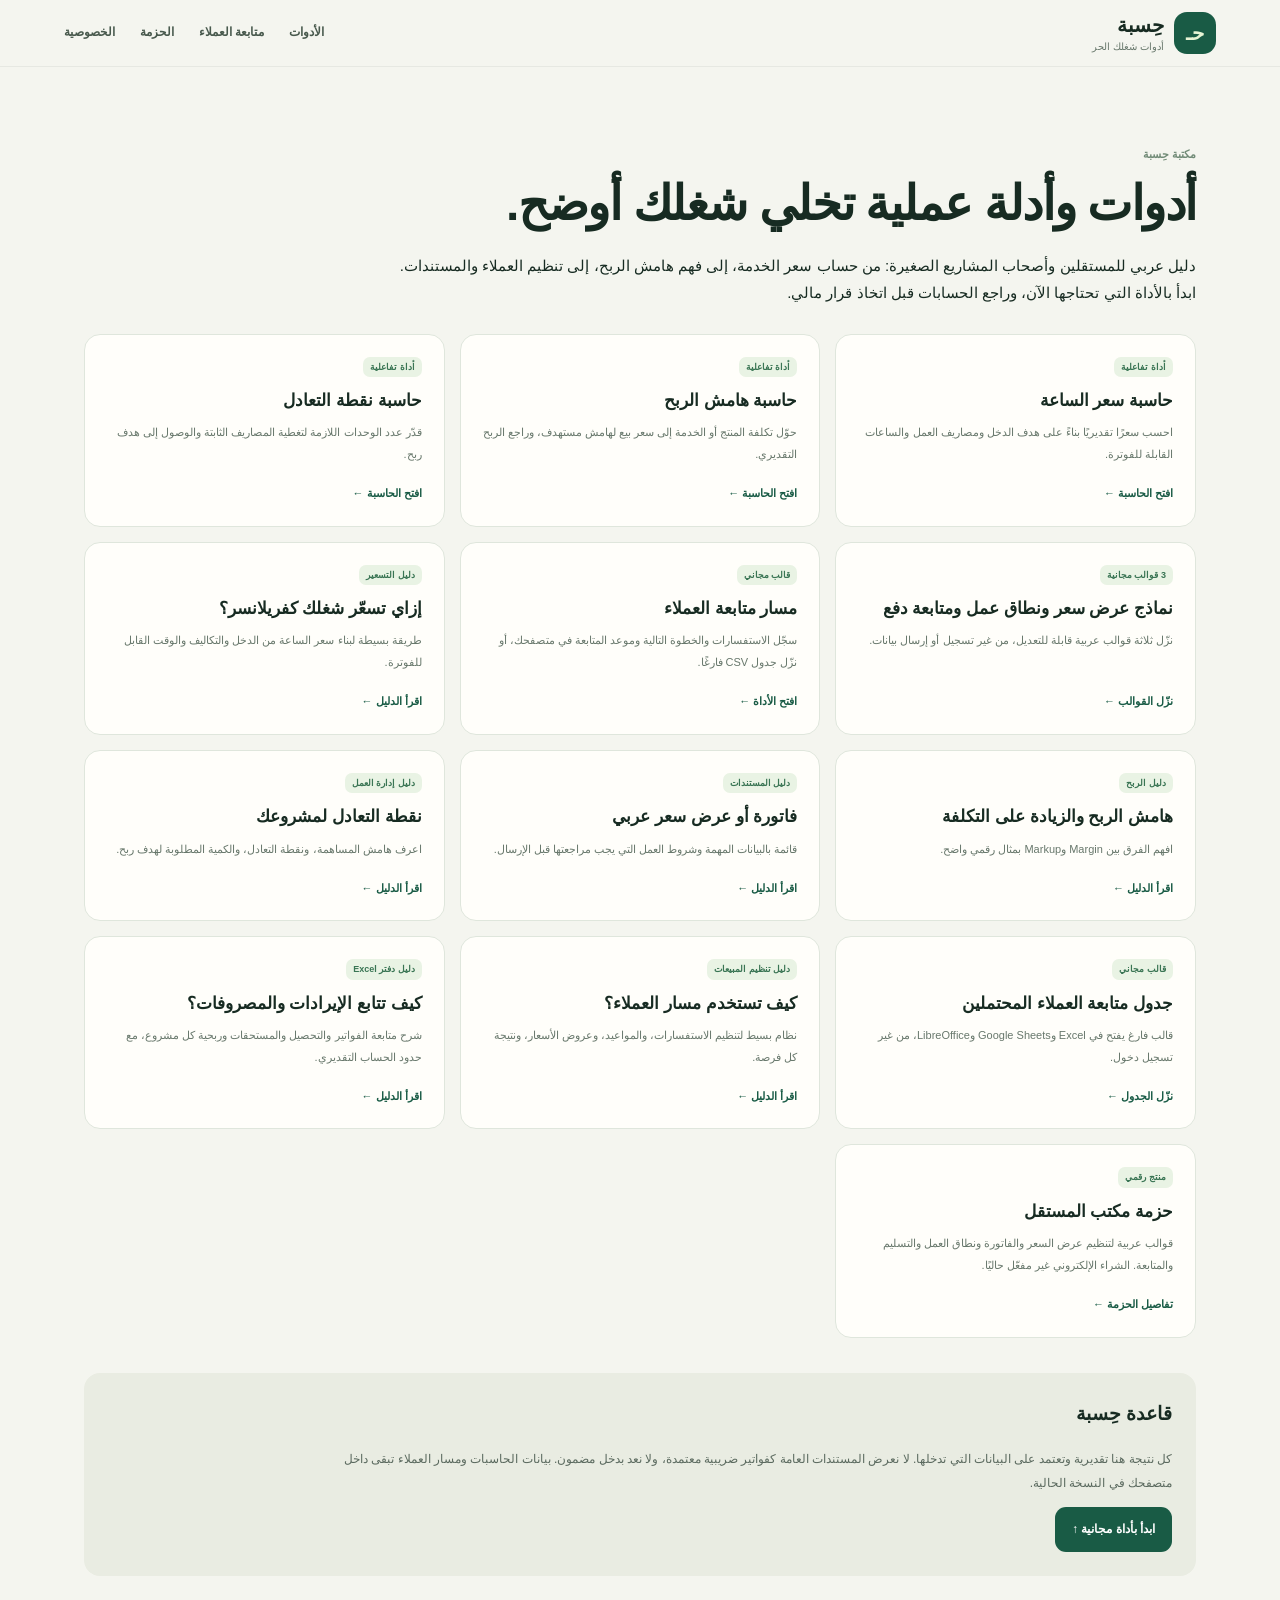
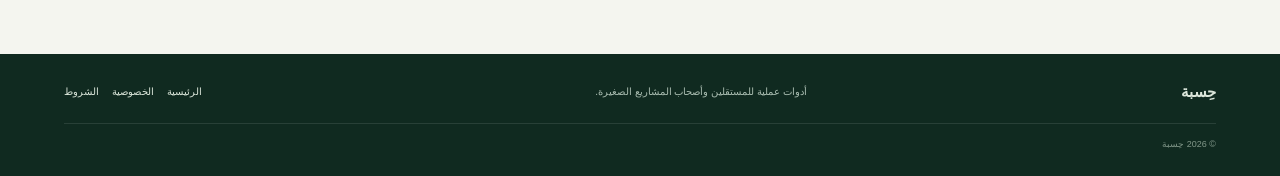
<file: hesba/resources.html>
<!doctype html><html lang="ar" dir="rtl"><head><meta charset="utf-8"><meta name="viewport" content="width=device-width,initial-scale=1"><meta name="description" content="مكتبة حِسبة: حاسبات مجانية، قوالب فواتير وعروض أسعار، أدلة تسعير وربح، وجدول لمتابعة العملاء للمستقلين وأصحاب المشاريع الصغيرة."><title>مكتبة الأدوات والأدلة المجانية | حِسبة</title><link rel="canonical" href="https://hesba-income-tools.onrender.com/resources.html"><meta property="og:type" content="website"><meta property="og:title" content="مكتبة حِسبة للمستقلين"><meta property="og:description" content="أدوات عربية مجانية للتسعير والتنظيم وربحية المشروعات."><link rel="stylesheet" href="style.css"><link rel="alternate" type="application/rss+xml" title="دليل حِسبة" href="feed.xml"></head><body><header class="bar"><a class="brand" href="index.html"><span class="logo">حـ</span><span>حِسبة<small>أدوات شغلك الحر</small></span></a><nav><a href="index.html#tools">الأدوات</a><a href="index.html#lead-manager">متابعة العملاء</a><a href="index.html#pro-kit">الحزمة</a><a href="privacy.html">الخصوصية</a></nav></header><main class="section"><p class="kicker">مكتبة حِسبة</p><h1 style="font-size:clamp(32px,4.4vw,48px);color:var(--ink);max-width:780px">أدوات وأدلة عملية تخلي شغلك أوضح.</h1><p class="article-lead" style="max-width:820px">دليل عربي للمستقلين وأصحاب المشاريع الصغيرة: من حساب سعر الخدمة، إلى فهم هامش الربح، إلى تنظيم العملاء والمستندات. ابدأ بالأداة التي تحتاجها الآن، وراجع الحسابات قبل اتخاذ قرار مالي.</p><div class="resource-grid"><article><span class="tag">أداة تفاعلية</span><h2>حاسبة سعر الساعة</h2><p>احسب سعرًا تقديريًا بناءً على هدف الدخل ومصاريف العمل والساعات القابلة للفوترة.</p><a class="under" href="index.html#tools">افتح الحاسبة ←</a></article><article><span class="tag">أداة تفاعلية</span><h2>حاسبة هامش الربح</h2><p>حوّل تكلفة المنتج أو الخدمة إلى سعر بيع لهامش مستهدف، وراجع الربح التقديري.</p><a class="under" href="index.html#tools">افتح الحاسبة ←</a></article><article><span class="tag">أداة تفاعلية</span><h2>حاسبة نقطة التعادل</h2><p>قدّر عدد الوحدات اللازمة لتغطية المصاريف الثابتة والوصول إلى هدف ربح.</p><a class="under" href="index.html#tools">افتح الحاسبة ←</a></article><article><span class="tag">3 قوالب مجانية</span><h2>نماذج عرض سعر ونطاق عمل ومتابعة دفع</h2><p>نزّل ثلاثة قوالب عربية قابلة للتعديل، من غير تسجيل أو إرسال بيانات.</p><a class="under" href="free-samples.html">نزّل القوالب ←</a></article><article><span class="tag">قالب مجاني</span><h2>مسار متابعة العملاء</h2><p>سجّل الاستفسارات والخطوة التالية وموعد المتابعة في متصفحك، أو نزّل جدول CSV فارغًا.</p><a class="under" href="index.html#lead-manager">افتح الأداة ←</a></article><article><span class="tag">دليل التسعير</span><h2>إزاي تسعّر شغلك كفريلانسر؟</h2><p>طريقة بسيطة لبناء سعر الساعة من الدخل والتكاليف والوقت القابل للفوترة.</p><a class="under" href="pricing-guide.html">اقرأ الدليل ←</a></article><article><span class="tag">دليل الربح</span><h2>هامش الربح والزيادة على التكلفة</h2><p>افهم الفرق بين Margin وMarkup بمثال رقمي واضح.</p><a class="under" href="profit-guide.html">اقرأ الدليل ←</a></article><article><span class="tag">دليل المستندات</span><h2>فاتورة أو عرض سعر عربي</h2><p>قائمة بالبيانات المهمة وشروط العمل التي يجب مراجعتها قبل الإرسال.</p><a class="under" href="invoice-guide.html">اقرأ الدليل ←</a></article><article><span class="tag">دليل إدارة العمل</span><h2>نقطة التعادل لمشروعك</h2><p>اعرف هامش المساهمة، ونقطة التعادل، والكمية المطلوبة لهدف ربح.</p><a class="under" href="break-even-guide.html">اقرأ الدليل ←</a></article><article><span class="tag">قالب مجاني</span><h2>جدول متابعة العملاء المحتملين</h2><p>قالب فارغ يفتح في Excel وGoogle Sheets وLibreOffice، من غير تسجيل دخول.</p><a class="under" href="free-client-pipeline.csv" download>نزّل الجدول ←</a></article><article><span class="tag">دليل تنظيم المبيعات</span><h2>كيف تستخدم مسار العملاء؟</h2><p>نظام بسيط لتنظيم الاستفسارات، والمواعيد، وعروض الأسعار، ونتيجة كل فرصة.</p><a class="under" href="client-pipeline-guide.html">اقرأ الدليل ←</a></article><article><span class="tag">دليل دفتر Excel</span><h2>كيف تتابع الإيرادات والمصروفات؟</h2><p>شرح متابعة الفواتير والتحصيل والمستحقات وربحية كل مشروع، مع حدود الحساب التقديري.</p><a class="under" href="business-tracker-guide.html">اقرأ الدليل ←</a></article><article><span class="tag">منتج رقمي</span><h2>حزمة مكتب المستقل</h2><p>قوالب عربية لتنظيم عرض السعر والفاتورة ونطاق العمل والتسليم والمتابعة. الشراء الإلكتروني غير مفعّل حاليًا.</p><a class="under" href="index.html#pro-kit">تفاصيل الحزمة ←</a></article></div><div class="resource-foot"><h2>قاعدة حِسبة</h2><p>كل نتيجة هنا تقديرية وتعتمد على البيانات التي تدخلها. لا نعرض المستندات العامة كفواتير ضريبية معتمدة، ولا نعد بدخل مضمون. بيانات الحاسبات ومسار العملاء تبقى داخل متصفحك في النسخة الحالية.</p><a class="btn primary" href="index.html#tools">ابدأ بأداة مجانية ↑</a></div></main><footer><b>حِسبة</b><p>أدوات عملية للمستقلين وأصحاب المشاريع الصغيرة.</p><div><a href="index.html">الرئيسية</a><a href="privacy.html">الخصوصية</a><a href="terms.html">الشروط</a></div><small>© <span id="year"></span> حِسبة</small><script>document.getElementById("year").textContent=new Date().getFullYear()</script></footer></body></html>
</file>
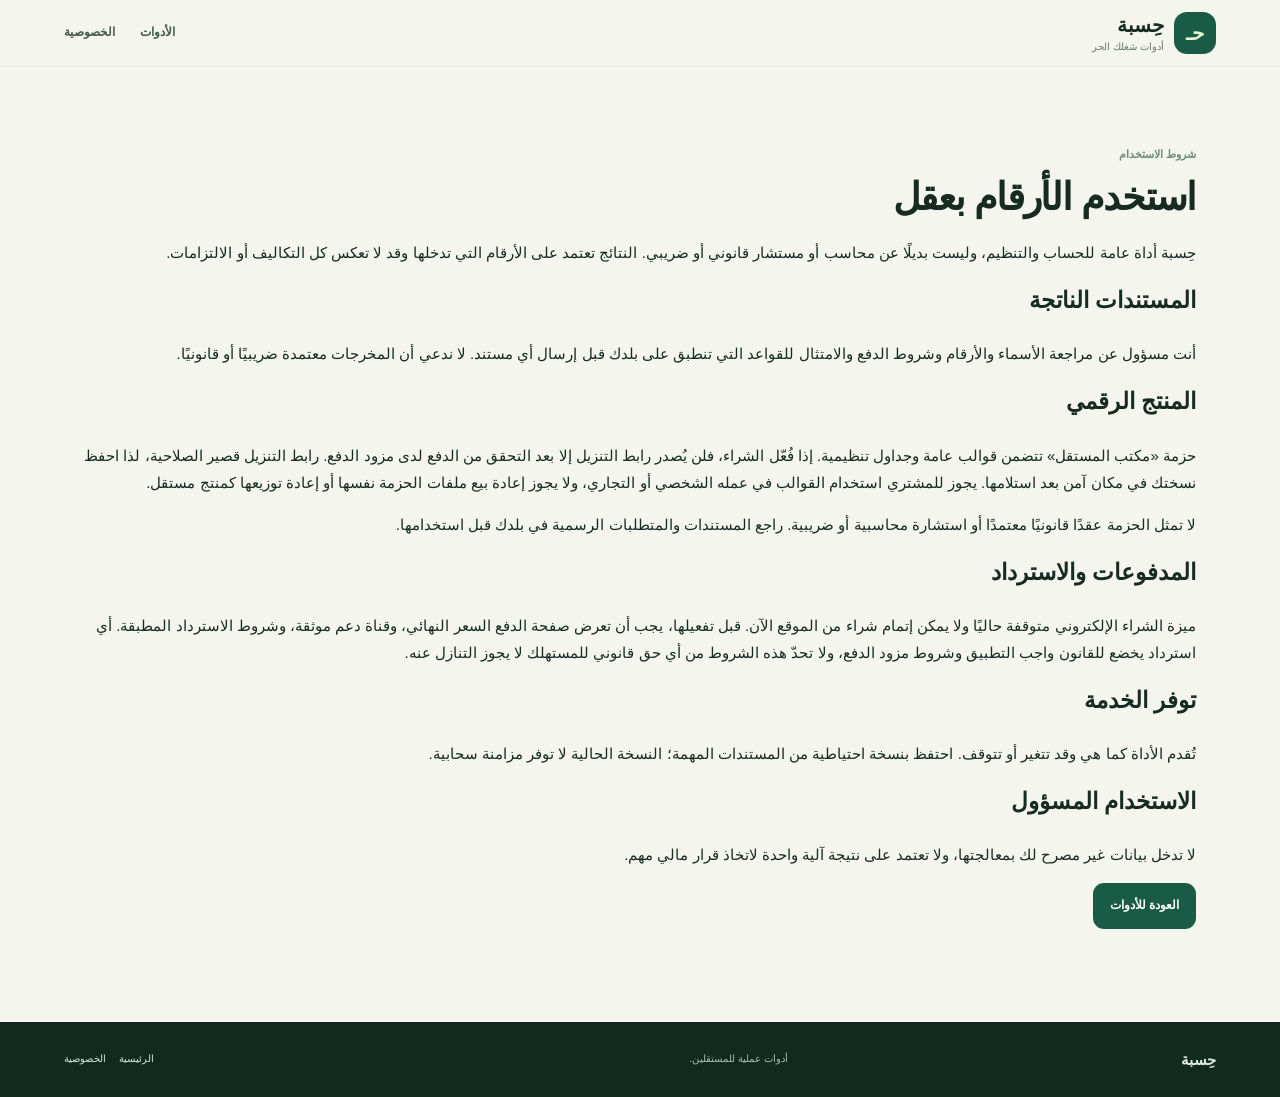
<file: hesba/terms.html>
<!doctype html><html lang="ar" dir="rtl"><head><meta charset="utf-8"><meta name="viewport" content="width=device-width,initial-scale=1"><title>الشروط | حِسبة</title><meta name="description" content="شروط الاستخدام وحدود المسؤولية لأدوات حِسبة."><link rel="stylesheet" href="style.css"></head><body><header class="bar"><a class="brand" href="index.html"><span class="logo">حـ</span><span>حِسبة<small>أدوات شغلك الحر</small></span></a><nav><a href="index.html#tools">الأدوات</a><a href="privacy.html">الخصوصية</a></nav></header><main class="section" style="min-height:65vh"><p class="kicker">شروط الاستخدام</p><h1 style="font-size:38px;color:var(--ink)">استخدم الأرقام بعقل</h1><p>حِسبة أداة عامة للحساب والتنظيم، وليست بديلًا عن محاسب أو مستشار قانوني أو ضريبي. النتائج تعتمد على الأرقام التي تدخلها وقد لا تعكس كل التكاليف أو الالتزامات.</p><h2>المستندات الناتجة</h2><p>أنت مسؤول عن مراجعة الأسماء والأرقام وشروط الدفع والامتثال للقواعد التي تنطبق على بلدك قبل إرسال أي مستند. لا ندعي أن المخرجات معتمدة ضريبيًا أو قانونيًا.</p><h2>المنتج الرقمي</h2><p>حزمة «مكتب المستقل» تتضمن قوالب عامة وجداول تنظيمية. إذا فُعّل الشراء، فلن يُصدر رابط التنزيل إلا بعد التحقق من الدفع لدى مزود الدفع. رابط التنزيل قصير الصلاحية، لذا احفظ نسختك في مكان آمن بعد استلامها. يجوز للمشتري استخدام القوالب في عمله الشخصي أو التجاري، ولا يجوز إعادة بيع ملفات الحزمة نفسها أو إعادة توزيعها كمنتج مستقل.</p><p>لا تمثل الحزمة عقدًا قانونيًا معتمدًا أو استشارة محاسبية أو ضريبية. راجع المستندات والمتطلبات الرسمية في بلدك قبل استخدامها.</p><h2>المدفوعات والاسترداد</h2><p>ميزة الشراء الإلكتروني متوقفة حاليًا ولا يمكن إتمام شراء من الموقع الآن. قبل تفعيلها، يجب أن تعرض صفحة الدفع السعر النهائي، وقناة دعم موثقة، وشروط الاسترداد المطبقة. أي استرداد يخضع للقانون واجب التطبيق وشروط مزود الدفع، ولا تحدّ هذه الشروط من أي حق قانوني للمستهلك لا يجوز التنازل عنه.</p><h2>توفر الخدمة</h2><p>تُقدم الأداة كما هي وقد تتغير أو تتوقف. احتفظ بنسخة احتياطية من المستندات المهمة؛ النسخة الحالية لا توفر مزامنة سحابية.</p><h2>الاستخدام المسؤول</h2><p>لا تدخل بيانات غير مصرح لك بمعالجتها، ولا تعتمد على نتيجة آلية واحدة لاتخاذ قرار مالي مهم.</p><p><a class="btn primary" href="index.html">العودة للأدوات</a></p></main><footer><b>حِسبة</b><p>أدوات عملية للمستقلين.</p><div><a href="index.html">الرئيسية</a><a href="privacy.html">الخصوصية</a></div></footer></body></html>
</file>
<file: hesba/style.css>
:root{--bg:#f4f5ef;--surface:#fffefa;--ink:#172b22;--muted:#68786c;--green:#195b45;--green2:#28785a;--lime:#c8e59a;--line:#dfe6dc;--shadow:0 18px 55px #132e2312}*{box-sizing:border-box}html{scroll-behavior:smooth;scroll-padding-top:78px}body{margin:0;background:var(--bg);color:var(--ink);font:15px/1.8 Tahoma,Arial,sans-serif}a{color:inherit;text-decoration:none}button,input,select,textarea{font:inherit}button{cursor:pointer}.bar{position:sticky;top:0;z-index:10;display:flex;align-items:center;justify-content:space-between;gap:20px;padding:12px max(5vw,20px);background:#f4f5eff2;backdrop-filter:blur(15px);border-bottom:1px solid #172b2210}.brand{display:flex;align-items:center;gap:10px;font-size:20px;font-weight:900;line-height:1.1}.brand small{display:block;color:var(--muted);font-size:10px;font-weight:500;margin-top:5px}.logo{display:grid;place-items:center;width:42px;height:42px;border-radius:13px;background:var(--green);color:#e6f4d5}.bar nav{display:flex;gap:25px;color:#48594d;font-size:12px;font-weight:800}.bar nav a:hover,footer a:hover,.under:hover{color:var(--green2)}.btn{display:inline-flex;justify-content:center;align-items:center;gap:10px;border:1px solid transparent;border-radius:11px;padding:11px 16px;font-size:12px;font-weight:900;transition:.16s}.btn:hover{transform:translateY(-1px)}.primary{background:var(--green);color:white}.primary:hover{background:#104832}.lime{background:var(--lime);color:#183d2d}.outline{background:transparent;border-color:var(--line);color:var(--green)}.quiet{background:transparent;color:var(--muted)}.small{padding:7px 10px;font-size:10px}.hero{display:grid;grid-template-columns:1.05fr .95fr;gap:40px;align-items:center;min-height:480px;padding:65px max(7vw,24px);overflow:hidden;background:radial-gradient(circle at 15% 25%,#c1db8825,transparent 28%),linear-gradient(125deg,#102a20,#173e2f 66%,#1b4d36);color:#f4f5e9}.kicker{font-size:11px;color:#718b77;font-weight:900;margin:0 0 9px}.kicker.light{color:#c6e3a4;display:flex;align-items:center;gap:8px}.kicker i{width:7px;height:7px;border-radius:50%;background:var(--lime);box-shadow:0 0 0 5px #c8e59a1b}h1,h2,h3,p{margin-top:0}h1{font-size:clamp(36px,4.2vw,56px);line-height:1.25;letter-spacing:-1.3px;margin-bottom:18px}h1 span{color:#cbe9a0}.lead{max-width:530px;color:#d0ddd2;font-size:15px;line-height:2;margin-bottom:23px}.actions{display:flex;align-items:center;gap:19px;flex-wrap:wrap}.light-link{color:#e3eee4}.under{border:0;padding:0;background:transparent;color:var(--green);font-size:11px;font-weight:900}.proof{display:flex;gap:17px;flex-wrap:wrap;margin-top:23px;color:#b5cabe;font-size:10px}.visual{position:relative;display:grid;place-items:center;min-height:300px}.orb{position:absolute;width:310px;height:310px;border:1px solid #d9ecc31a;border-radius:50%;box-shadow:0 0 0 30px #d9ecc306,0 0 0 70px #d9ecc303}.mock{position:absolute;top:38px;right:calc(50% - 155px);width:min(310px,80vw);padding:22px 24px;border-radius:18px;background:#faf9f0;color:var(--ink);box-shadow:0 22px 70px #0003;transform:rotate(-4deg)}.mock small{font-size:10px;color:var(--muted)}.mock>b{display:block;font-size:33px;letter-spacing:-1px;margin:8px 0 16px}.mock em{font-size:13px;font-style:normal;color:var(--green2)}.progress{height:8px;background:#dfe8d8;border-radius:20px;overflow:hidden}.progress i{display:block;width:72%;height:100%;background:linear-gradient(90deg,#a4c96a,#26724f)}.mock-foot{display:flex;justify-content:space-between;color:var(--muted);font-size:10px;margin-top:14px}.float{position:absolute;top:202px;right:calc(50% - 98px);display:flex;align-items:center;gap:12px;padding:12px 16px;width:215px;border-radius:16px;background:#fffef8;box-shadow:0 20px 45px #0002;transform:rotate(3deg);color:var(--ink)}.float>span{display:grid;place-items:center;width:38px;height:38px;background:#e1edcb;border-radius:11px;color:var(--green);font-size:22px}.float b{font-size:12px}.float small{display:block;font-size:10px;color:var(--muted);font-weight:500}.seal{position:absolute;left:calc(50% - 150px);top:205px;display:grid;place-items:center;text-align:center;width:75px;height:75px;border:1px dashed #c6df9f;border-radius:50%;color:#d8edb8;font-size:12px;line-height:1.35;transform:rotate(-10deg)}.strip{display:grid;grid-template-columns:repeat(3,1fr);gap:20px;background:var(--surface);padding:23px max(7vw,24px);border-bottom:1px solid var(--line)}.strip>div{display:flex;flex-direction:column;align-items:flex-start;gap:2px;padding-right:15%;position:relative}.strip>div:before{content:"";position:absolute;right:0;top:8px;width:4px;height:34px;border-radius:5px;background:#c4dfa3}.strip b{font-size:12px}.strip small{font-size:10px;color:var(--muted)}.section{max-width:1160px;margin:auto;padding:78px 24px}.head{display:flex;align-items:end;justify-content:space-between;gap:22px;margin-bottom:25px}.head h2{font-size:clamp(26px,3vw,35px);margin:0;letter-spacing:-.6px}.muted{color:var(--muted);font-size:11px;max-width:350px;margin:0}.tabs{display:flex;gap:7px;overflow:auto;padding-bottom:12px;border-bottom:1px solid var(--line);margin-bottom:17px}.tab{padding:10px 15px;border:1px solid transparent;border-radius:11px;background:transparent;white-space:nowrap;color:var(--muted);font-size:12px;font-weight:900}.tab.active{background:var(--green);color:white}.panel{display:none;grid-template-columns:1fr .8fr;overflow:hidden;border:1px solid var(--line);border-radius:20px;background:var(--surface);box-shadow:var(--shadow)}.panel.active{display:grid}.form{padding:27px}.intro{margin-bottom:20px}.icon{display:grid;place-items:center;width:41px;height:41px;border-radius:13px;background:#e8f0dc;color:var(--green);font-size:21px}.intro h3{font-size:18px;margin:10px 0 6px}.intro p{font-size:11px;color:var(--muted);margin-bottom:0}.grid{display:grid;grid-template-columns:repeat(2,minmax(0,1fr));gap:14px}.grid label{display:flex;flex-direction:column;gap:5px;font-size:11px;font-weight:800;color:#3a4a40;min-width:0}.grid input,.grid select,.grid textarea,#lines input{width:100%;min-width:0;background:#fcfcf7;border:1px solid #dce4d8;border-radius:9px;padding:10px 11px;font-size:12px;color:var(--ink);outline:none}.grid input:focus,.grid select:focus,.grid textarea:focus,#lines input:focus{border-color:#72a58d;box-shadow:0 0 0 3px #28785a14}.grid input[type=number]{direction:ltr;text-align:right}.result{display:flex;flex-direction:column;justify-content:center;padding:31px;background:linear-gradient(150deg,#173d2e,#10281f);color:#edf3e7}.result>small{font-size:11px;color:#b8d2b3}.result>strong{font-size:clamp(31px,3.4vw,42px);line-height:1.5;letter-spacing:-1px;overflow-wrap:anywhere}.result>p{font-size:11px;color:#c0d1c5;margin:4px 0 18px}.metrics{display:grid;grid-template-columns:1fr 1fr;gap:10px}.metrics>div{padding:13px;border:1px solid #ffffff22;border-radius:12px;background:#ffffff08}.metrics small,.metrics b{display:block}.metrics small{font-size:9px;color:#b5c9b8}.metrics b{font-size:13px;margin-top:5px;overflow-wrap:anywhere}.lightbtn{background:#edf4e4;color:var(--green);margin:16px 0 7px}.fine{font-size:9px;line-height:1.8;color:#85978b;display:block;margin-top:8px}.result .fine{color:#b1c2b3}.invoice-panel.active{display:block}.invoice-layout{display:grid;grid-template-columns:1.05fr .95fr}.invoice-layout>.form{border-left:1px solid var(--line)}.preview{padding:24px;background:#f1f3eb}.radio-row{display:flex;gap:14px;margin:0 0 15px}.radio-row label{border:1px solid var(--line);border-radius:9px;padding:7px 11px;font-size:11px;cursor:pointer}.radio-row input{accent-color:var(--green)}.span{grid-column:1/-1}.linehead{display:flex;align-items:center;justify-content:space-between;gap:10px;margin:18px 0 10px;font-size:12px}.grid.two{margin-top:15px}.line-row{display:grid;grid-template-columns:minmax(100px,1fr) 53px 82px 27px;gap:5px;margin:7px 0}.line-row input{padding:8px 5px;font-size:10px}.remove{border:0;border-radius:7px;background:#fbece7;color:#a24f37;font-weight:900}.wrap{margin-top:17px}.wrap .btn{padding:9px 10px;font-size:10px}.preview-label{font-size:10px;color:var(--muted);font-weight:800}.paper{margin-top:9px;background:#fff;color:#202820;min-height:340px;padding:24px 21px;border-radius:8px;box-shadow:0 7px 25px #1d30230f;font-size:10px}.paper-header{display:flex;justify-content:space-between;gap:9px;border-bottom:2px solid #245940;padding-bottom:15px}.paper .seller-name{font-size:15px;font-weight:900;color:#245940}.paper .doc-title{font-size:17px;font-weight:900}.paper small{font-size:9px;color:#6a766d}.paper-parties{display:grid;grid-template-columns:1fr 1fr;gap:10px;margin:17px 0}.paper-parties b,.paper-parties small{display:block}.paper-table{width:100%;border-collapse:collapse;margin-top:13px}.paper-table th,.paper-table td{text-align:right;padding:7px 3px;border-bottom:1px solid #e5eae2}.paper-table th{background:#f1f5ec;color:#44624d;font-size:9px}.paper-table td{font-size:9px}.paper-table .n{text-align:left;direction:ltr}.summary{width:min(220px,100%);margin:14px 0 0 auto}.summary div{display:flex;justify-content:space-between;gap:8px;padding:4px 0}.summary .grand{border-top:1px solid #cbd9ca;margin-top:5px;padding-top:9px;font-weight:900;font-size:12px;color:#245940}.paper-note{white-space:pre-wrap;margin-top:18px;padding-top:10px;border-top:1px dashed #d9e1d5}.paper-footer{font-size:8px;color:#839086;margin-top:22px}.draft-row{display:flex;justify-content:space-between;align-items:center;gap:9px;padding:8px 10px;margin:6px 0;background:#fff;border:1px solid var(--line);border-radius:8px;font-size:10px}.draft-row button{border:0;background:none;color:var(--green);font-size:10px;font-weight:900}.draft-row .del{color:#a24f37}.draft-sub{display:block;color:var(--muted);font-size:9px}.cards{display:grid;grid-template-columns:repeat(3,1fr);gap:17px}.cards article{padding:20px;background:var(--surface);border:1px solid var(--line);border-radius:17px}.art{display:grid;place-items:center;height:95px;border-radius:12px;font-size:22px;font-weight:900;margin-bottom:13px}.green{background:#e2eed0;color:#2a6045}.sand{background:#f0e8d7;color:#8b6a36}.blue{background:#dfebee;color:#326c75}.tag{display:inline-block;padding:2px 7px;border-radius:7px;background:#e9f3e4;color:#3a7554;font-size:9px;font-weight:900}.cards h3{font-size:14px;margin:8px 0}.cards p{font-size:11px;color:var(--muted);line-height:1.9}.templatebox{margin-top:18px;padding:20px;border:1px solid var(--line);border-radius:15px;background:var(--surface)}.templatebox pre{background:#f6f6f0;border-radius:10px;padding:15px;white-space:pre-wrap;font:12px/2 Tahoma,Arial,sans-serif}.guides{display:grid;grid-template-columns:repeat(3,1fr);gap:17px}.guides article{padding:23px;border-radius:15px;background:#e9ece2}.guides article>b{font-size:12px;color:#51825f}.guides h3{font-size:14px;margin:10px 0 7px}.guides p{font-size:11px;color:#5b6a5f;line-height:2;margin:0}.faq{border-top:1px solid var(--line);padding-top:24px;margin-top:30px}.faq h3{font-size:18px}.faq details{padding:13px 0;border-bottom:1px solid var(--line)}.faq summary{font-size:12px;font-weight:900;cursor:pointer}.faq details p{font-size:11px;color:var(--muted);margin:8px 0}.end{margin:0 22px 65px;padding:48px 20px;text-align:center;background:#e0ebd2;border-radius:23px}.end h2{font-size:30px;margin-bottom:8px}.end p:not(.kicker){max-width:580px;margin:0 auto 20px;color:#546657;font-size:12px}.end .kicker{justify-content:center}footer{display:grid;grid-template-columns:1fr 1.5fr auto;align-items:center;gap:18px;padding:24px max(5vw,22px);background:#102a20;color:#dbe6da}footer p{font-size:10px;color:#a9bcb0;margin:0}footer>div:last-of-type{display:flex;gap:13px;font-size:10px}footer>small{grid-column:1/-1;padding-top:12px;border-top:1px solid #ffffff1a;color:#819789;font-size:9px}.toast{position:fixed;right:20px;bottom:20px;z-index:90;max-width:calc(100vw - 40px);padding:11px 16px;background:#173d2e;color:white;border-radius:11px;box-shadow:var(--shadow);font-size:11px;opacity:0;transform:translateY(8px);pointer-events:none;transition:.2s}.toast.show{opacity:1;transform:none}.danger{color:#a24f37}@media(max-width:900px){.hero{grid-template-columns:1.1fr .9fr;gap:10px}.mock{width:280px;right:calc(50% - 140px)}.float{right:calc(50% - 80px)}.panel:not(.invoice-panel){grid-template-columns:1fr}.result{padding:24px}.invoice-layout{grid-template-columns:1fr}.invoice-layout>.form{border-left:0;border-bottom:1px solid var(--line)}}@media(max-width:700px){.bar{padding:10px 16px}.bar nav{display:none}.hero{grid-template-columns:1fr;padding:42px 22px 20px}.hero h1{font-size:38px}.lead{font-size:13px}.visual{min-height:270px}.mock{top:25px}.float{top:185px}.seal{top:194px}.strip{grid-template-columns:1fr;gap:12px;padding:20px 24px}.strip>div{padding-right:15px}.section{padding:56px 15px}.head{display:block}.head .muted{margin-top:10px}.form,.preview{padding:20px 15px}.cards,.guides{grid-template-columns:1fr}.art{height:75px}.end{margin:0 15px 40px;padding:35px 17px}.end h2{font-size:25px}footer{grid-template-columns:1fr;gap:10px;padding:22px}footer>small{grid-column:auto}.line-row{grid-template-columns:minmax(70px,1fr) 43px 70px 25px;gap:4px}}@media(max-width:370px){.grid{grid-template-columns:1fr}.hero h1{font-size:32px}.proof{gap:8px}.line-row{grid-template-columns:minmax(60px,1fr) 40px 62px 23px}}@media print{body{background:#fff!important}.bar,body>main>section:not(#tools),footer,.tabs,.form,.result,.preview-label,.draft-row,.preview>.linehead,#drafts,.intro,.radio-row,.actions,.fine,.linehead,.grid,.faq,.toast{display:none!important}.section#tools{padding:0;margin:0;max-width:none}.panel.invoice-panel.active{display:block!important;border:0;box-shadow:none}.invoice-layout{display:block}.preview{display:block!important;padding:0;background:white}.paper{display:block!important;box-shadow:none;border-radius:0;padding:4mm 5mm;min-height:0}@page{size:A4;margin:12mm}}
.kit-card{display:grid;grid-template-columns:1.25fr .75fr;gap:28px;align-items:stretch;overflow:hidden;padding:28px;border:1px solid var(--line);border-radius:21px;background:var(--surface);box-shadow:var(--shadow)}.kit-copy{min-width:0}.kit-copy h3{font-size:21px;margin:12px 0 7px}.kit-copy p,.kit-copy li{font-size:12px;color:var(--muted);line-height:2}.kit-copy ul{padding-right:20px;margin:8px 0 17px}.price-row{display:flex;align-items:baseline;gap:13px;flex-wrap:wrap;margin:16px 0}.price-row>strong{font-size:30px;color:var(--green)}.price-row>strong small{font-size:12px}.price-row>span{font-size:10px;color:var(--muted)}.notice-box{padding:12px 14px;border:1px solid #e5d8b9;background:#f7f0e3;color:#755d34;border-radius:10px;font-size:11px;line-height:1.8}.kit-art{position:relative;display:flex;flex-direction:column;justify-content:center;align-items:flex-start;min-height:260px;padding:28px;border-radius:15px;background:linear-gradient(145deg,#173e2f,#10291f);color:#e4efdc;overflow:hidden}.kit-art:before{content:"";position:absolute;width:230px;height:230px;border:1px solid #c8e59a2e;border-radius:50%;left:-70px;top:-65px;box-shadow:0 0 0 26px #c8e59a0a,0 0 0 60px #c8e59a07}.kit-art>span{position:relative;font-size:11px;color:#c8e59a;font-weight:900}.kit-art>b{position:relative;font-size:31px;line-height:1.35;margin:14px 0}.kit-art>small{position:relative;font-size:10px;color:#c1d2c3}.kit-stamp{position:absolute;left:18px;bottom:20px;display:grid;place-items:center;text-align:center;width:66px;height:66px;border:1px dashed #c8e59a;border-radius:50%;color:#d9edb8;font-size:12px;line-height:1.2}.guide-article{max-width:840px;line-height:2}.guide-article h2{font-size:23px;margin-top:31px}.guide-article p,.guide-article li{font-size:14px;color:#4f6054}.guide-article .article-lead{font-size:17px;color:#355343;background:#e8eedf;border-right:4px solid #87ab66;border-radius:9px;padding:16px 19px}.formula{padding:15px 18px;margin:12px 0;background:#173d2e;color:#e7f1e3;border-radius:11px;font-size:15px;font-weight:900;text-align:center;direction:rtl}.guide-article details{border-bottom:1px solid var(--line);padding:12px 0}.guide-article summary{font-weight:900;cursor:pointer}.guide-article details p{font-size:12px}
@media(max-width:700px){.kit-card{grid-template-columns:1fr;padding:18px}.kit-art{min-height:210px}.kit-art>b{font-size:27px}.kit-stamp{left:16px;bottom:16px}.guide-article h2{font-size:20px}.guide-article .article-lead{font-size:14px}}

.tracker-shell{overflow:hidden;border:1px solid var(--line);border-radius:21px;background:var(--surface);box-shadow:var(--shadow)}.tracker-stats{display:grid;grid-template-columns:repeat(5,minmax(0,1fr));gap:10px;padding:20px;background:#eaf0e2;border-bottom:1px solid var(--line)}.tracker-stats>div{min-width:0;padding:13px 14px;background:#fffefa;border:1px solid #dbe5d4;border-radius:12px}.tracker-stats small,.tracker-stats b{display:block}.tracker-stats small{font-size:10px;color:var(--muted)}.tracker-stats b{font-size:clamp(15px,1.8vw,22px);line-height:1.5;margin-top:5px;overflow-wrap:anywhere;color:var(--green)}.tracker-editor{padding:25px;border-bottom:1px solid var(--line)}.tracker-editor-head,.tracker-list-head{display:flex;align-items:start;justify-content:space-between;gap:16px;margin-bottom:18px}.tracker-editor-head h3,.tracker-list-head h3{font-size:18px;margin:9px 0 4px}.tracker-editor-head p,.tracker-list-head p{font-size:11px;color:var(--muted);margin:0}.tracker-actions,.tracker-form-actions,.tracker-filters,.lead-row-actions{display:flex;align-items:center;gap:8px;flex-wrap:wrap}.tracker-form-actions{margin-top:17px}.tracker-form-actions #leadSaveStatus{font-size:10px;color:var(--green);flex:1;min-width:140px}.tracker-list{padding:24px}.tracker-list-head{align-items:center}.tracker-filters input,.tracker-filters select{max-width:100%;min-width:160px;border:1px solid var(--line);border-radius:9px;padding:9px 11px;background:#fcfcf7;color:var(--ink);font-size:11px;outline:none}.tracker-filters input:focus,.tracker-filters select:focus{border-color:#72a58d;box-shadow:0 0 0 3px #28785a14}.tracker-table-wrap{position:relative;overflow:auto;border:1px solid var(--line);border-radius:12px}.tracker-table{width:100%;min-width:950px;border-collapse:collapse;background:#fffefa;font-size:11px}.tracker-table th{padding:12px 10px;background:#eaf0e2;color:#385543;text-align:right;font-size:10px;white-space:nowrap}.tracker-table td{padding:12px 10px;border-top:1px solid #edf0e8;vertical-align:middle;max-width:240px;overflow-wrap:anywhere}.tracker-table td:first-child b,.tracker-table td:first-child small{display:block}.tracker-table td:first-child small{color:var(--muted);font-size:9px;margin-top:3px}.tracker-table tbody tr:hover{background:#f6f8f1}.lead-money{font-weight:900;white-space:nowrap}.lead-status{display:inline-block;padding:4px 8px;border-radius:7px;background:#edf1eb;color:#536457;font-size:9px;font-weight:900;white-space:nowrap}.status-new{background:#e9f0f5;color:#3c6682}.status-contacted{background:#eef2e7;color:#4d6d34}.status-quote{background:#f7efd9;color:#856223}.status-negotiation{background:#f2e7fa;color:#77539b}.status-won{background:#dff0e0;color:#276a45}.status-lost{background:#fae8e4;color:#a14d3d}.status-paused{background:#ecebea;color:#66635f}.lead-row-actions{flex-wrap:nowrap}.lead-row-actions button{border:1px solid var(--line);background:#fff;border-radius:7px;padding:6px 8px;font-size:9px;font-weight:900;color:var(--green)}.lead-row-actions button.danger{color:#a24f37}.tracker-empty{padding:25px;text-align:center;color:var(--muted);font-size:11px}.tracker-empty[hidden]{display:none}.tracker-list-foot{display:flex;align-items:center;justify-content:space-between;gap:10px;margin-top:12px}.tracker-list-foot small{font-size:10px;color:var(--muted)}.tracker-privacy-note{padding:0 24px 21px;margin:0}
@media(max-width:950px){.tracker-stats{grid-template-columns:repeat(3,minmax(0,1fr))}.tracker-editor-head,.tracker-list-head{display:block}.tracker-actions,.tracker-filters{margin-top:14px}}@media(max-width:700px){.tracker-stats{grid-template-columns:repeat(2,minmax(0,1fr));padding:13px;gap:8px}.tracker-stats>div{padding:11px}.tracker-editor,.tracker-list{padding:18px 14px}.tracker-editor-head h3,.tracker-list-head h3{font-size:16px}.tracker-actions .btn{flex:1}.tracker-filters{display:grid;grid-template-columns:1fr;width:100%}.tracker-filters input,.tracker-filters select{width:100%;min-width:0}.tracker-form-actions{align-items:stretch}.tracker-form-actions .btn{flex:1}.tracker-privacy-note{padding:0 14px 17px}}

.resource-grid{display:grid;grid-template-columns:repeat(3,minmax(0,1fr));gap:15px;margin-top:28px}.resource-grid article{min-width:0;display:flex;flex-direction:column;align-items:flex-start;padding:22px;background:var(--surface);border:1px solid var(--line);border-radius:16px}.resource-grid h2{font-size:17px;line-height:1.6;margin:10px 0 7px}.resource-grid p{font-size:11px;line-height:2;color:var(--muted);flex:1}.resource-grid .under{margin-top:8px}.resource-foot{margin-top:35px;padding:24px;border-radius:16px;background:#e9ece2}.resource-foot h2{font-size:19px}.resource-foot p{font-size:12px;line-height:2;color:#5b6a5f;max-width:850px}
@media(max-width:850px){.resource-grid{grid-template-columns:repeat(2,minmax(0,1fr))}}@media(max-width:600px){.resource-grid{grid-template-columns:1fr}.resource-grid article{padding:19px}.resource-foot{padding:20px 16px}}

.freebie-grid{display:grid;grid-template-columns:repeat(3,minmax(0,1fr));gap:16px;margin:28px 0}.freebie-card{padding:20px;border:1px solid var(--line);border-radius:17px;background:var(--surface);box-shadow:var(--shadow)}.freebie-card .art{margin-bottom:14px}.freebie-card h2{font-size:17px;margin:6px 0}.freebie-card p{color:var(--muted);font-size:12px;line-height:1.95;min-height:70px}.sample-note{margin-top:34px;padding:25px;border:1px solid var(--line);border-radius:18px;background:#fffefa}.sample-note h2{font-size:20px;margin-top:15px}.sample-note p{font-size:13px;color:#4f6054;line-height:2}.sample-note .btn{margin:3px 0 8px}@media(max-width:700px){.freebie-grid{grid-template-columns:1fr}.freebie-card p{min-height:0}.sample-note{padding:18px}}

.recovery-box{margin-top:18px;padding:18px;border:1px solid var(--line);border-radius:14px;background:#fffefa}.recovery-box h3{font-size:16px;margin:0 0 6px}.recovery-box>p{font-size:11px;color:var(--muted);line-height:1.9}.recovery-box .grid{margin:12px 0}.recovery-box .btn{margin-top:8px}.recovery-box button:disabled{opacity:.6;cursor:wait}
</file>
